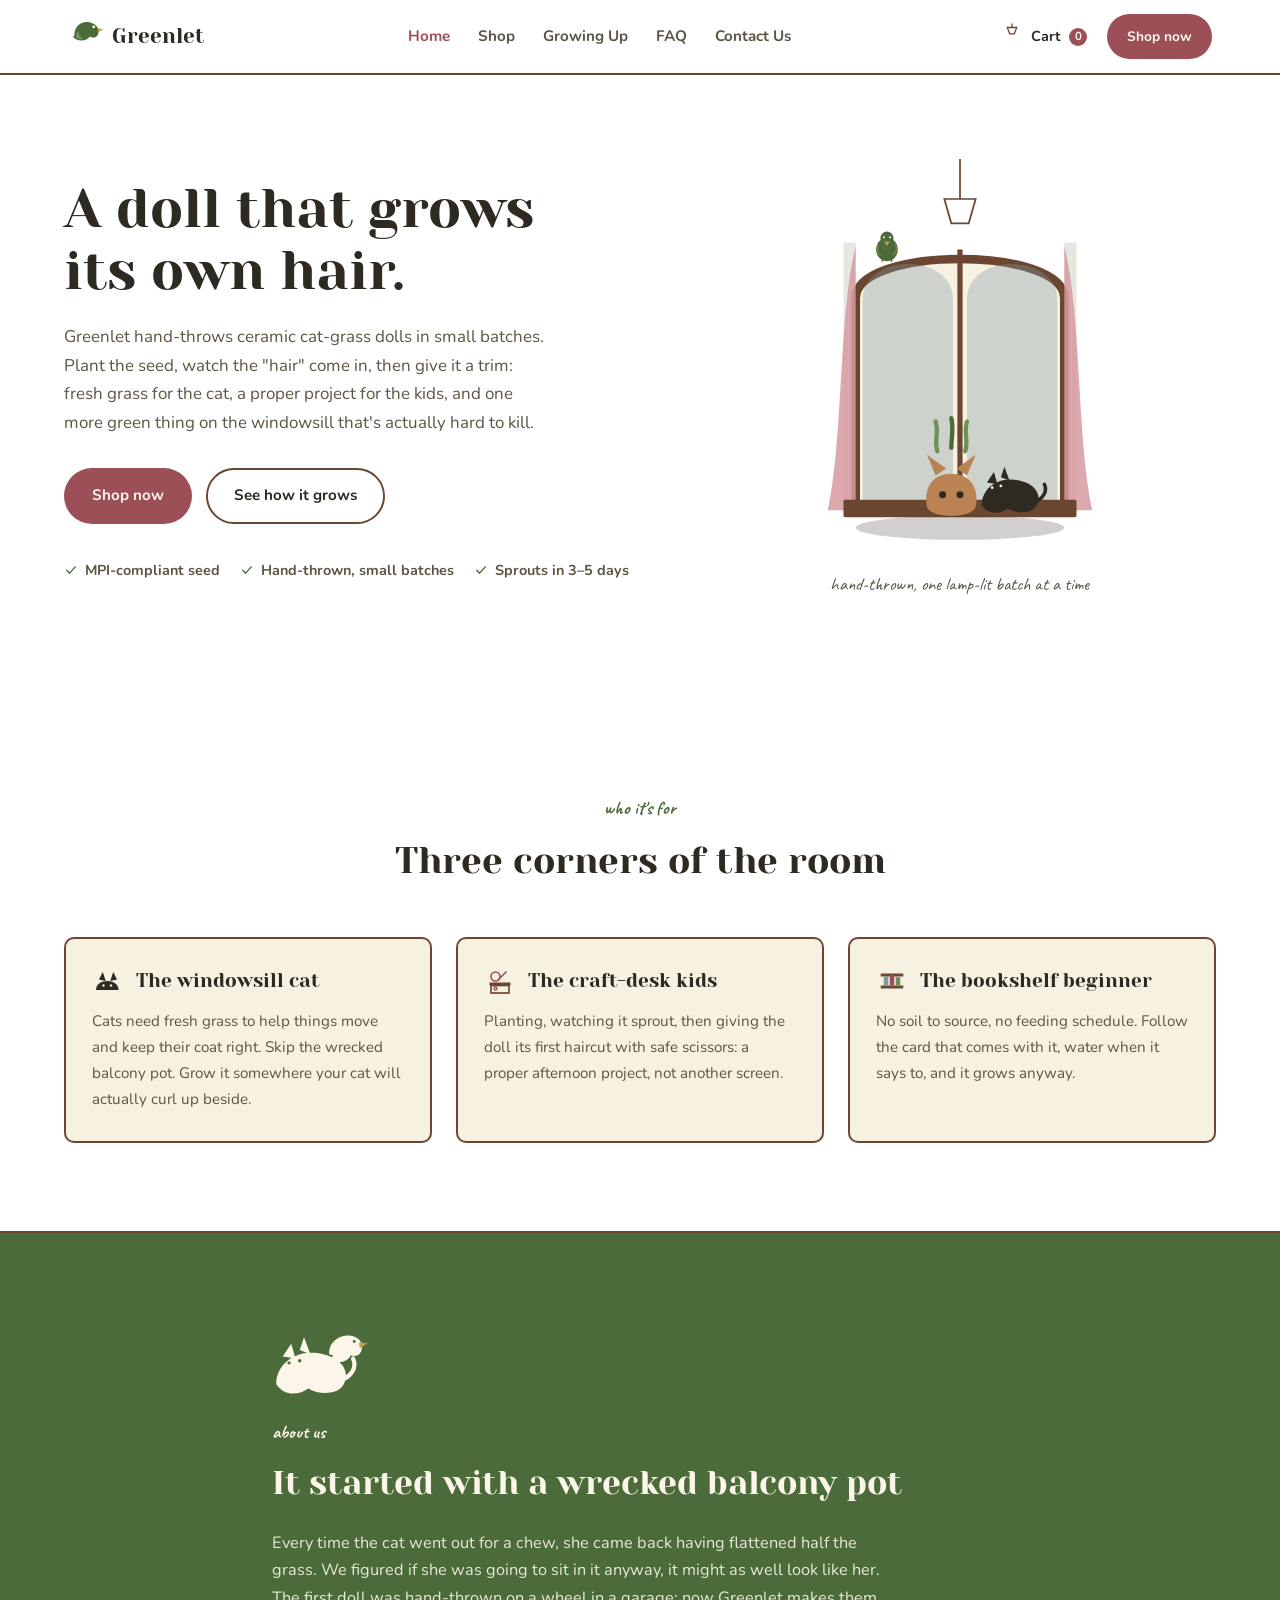
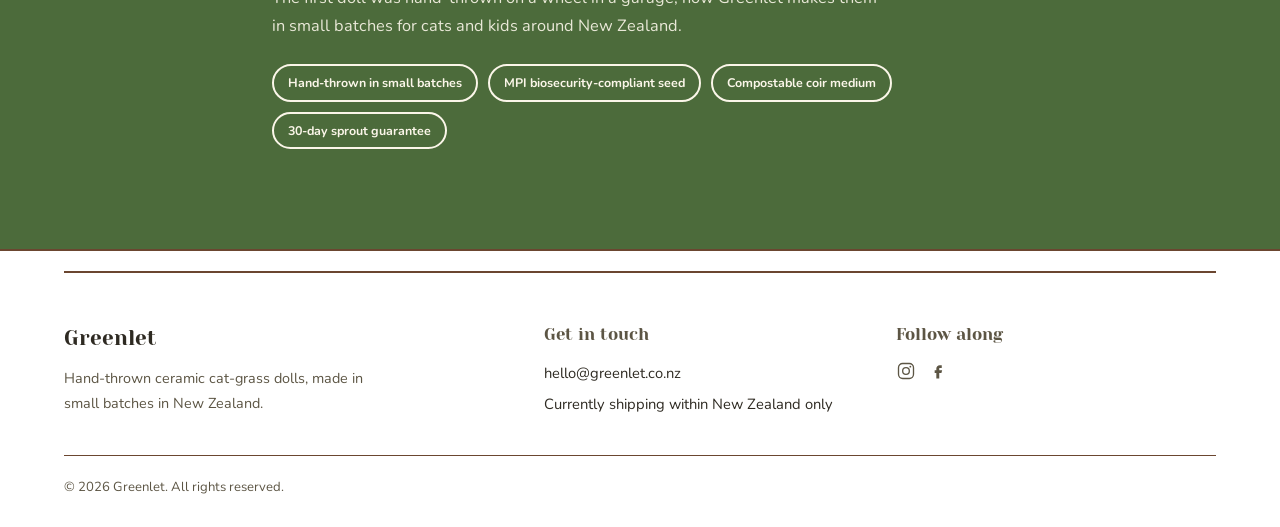
<file: index.html>
<!doctype html>
<html lang="en-NZ">
<head>
<meta charset="UTF-8">
<meta name="viewport" content="width=device-width, initial-scale=1.0">
<!-- Google tag (gtag.js) -->
<script async src="https://www.googletagmanager.com/gtag/js?id=G-EE0XNBFDJE"></script>
<script>
  window.dataLayer = window.dataLayer || [];
  function gtag(){dataLayer.push(arguments);}
  gtag('js', new Date());

  gtag('config', 'G-EE0XNBFDJE');
</script>
<title>Greenlet | Cat Grass Dolls, NZ</title>
<meta name="description" content="Greenlet: hand-thrown ceramic cat-grass dolls, made in small batches in New Zealand. Plant it, watch it grow, give it a trim.">
<link rel="preconnect" href="https://fonts.googleapis.com">
<link rel="preconnect" href="https://fonts.gstatic.com" crossorigin>
<link href="https://fonts.googleapis.com/css2?family=Caveat:wght@600;700&family=Nunito:wght@400;600;700;800&family=Yeseva+One&display=swap" rel="stylesheet">
<link rel="stylesheet" href="css/style.css">
</head>
<body>

<a class="skip-link" href="#main">Skip to main content</a>

<header class="site-header">
  <div class="wrap header-row">
    <a class="logo" href="#top">
      <span class="logo-mark" aria-hidden="true">
        <svg viewBox="0 0 28 28" width="36" height="36">
          <path d="M5 16 C5 9 11 5 17 6.5 C22.5 8 25.5 12.5 23 16.5 C21.8 18.5 19 19 17 17.5 C14.5 21.5 7 22 3.5 17.5 C4.3 18 5 17.2 5 16Z" fill="var(--sage-dark)"/>
          <path d="M23.5 11 L27.5 12 L23.5 14.2Z" fill="var(--gold)"/>
          <circle cx="20" cy="10" r="1.1" fill="var(--wall-cream)"/>
          <path d="M7 14.5 C5 17.5 7 20.5 12 19.5 C9 17.5 8 16 9 13.5Z" fill="var(--sage)"/>
        </svg>
      </span>
      <span class="logo-text">Greenlet</span>
    </a>

    <nav class="main-nav" id="mainNav" aria-label="Main">
      <a href="index.html#top" aria-current="page">Home</a>
      <a href="shop.html">Shop</a>
      <a href="growing-up.html">Growing Up</a>
      <a href="faq.html">FAQ</a>
      <a href="contact.html">Contact Us</a>
    </nav>

    <div class="header-actions">
      <button class="cart-btn" id="cartToggle" aria-haspopup="true" aria-controls="cartPanel" aria-expanded="false">
        <span class="lamp-icon" id="headerFlag" aria-hidden="true">
          <svg viewBox="0 0 28 28" width="22" height="22">
            <path d="M14 2 L14 7" stroke="var(--wood-line)" stroke-width="1.6"/>
            <path d="M8 7 H20 L17 15 H11 Z" fill="none" stroke="var(--wood-line)" stroke-width="1.6"/>
            <path class="lamp-off" d="M9 7.5 H19 L16.3 14.5 H11.7 Z" fill="none"/>
            <path class="lamp-glow" d="M9 7.5 H19 L16.3 14.5 H11.7 Z" fill="var(--gold)"/>
          </svg>
        </span>
        <span>Cart</span>
        <span class="cart-count" id="cartCount">0</span>
      </button>
      <a class="btn btn-primary btn-small" href="shop.html">Shop now</a>
      <button class="nav-toggle" id="navToggle" aria-expanded="false" aria-controls="mainNav" aria-label="Open menu">
        <svg width="20" height="20" viewBox="0 0 24 24" fill="none"><path d="M4 7h16M4 12h16M4 17h16" stroke="currentColor" stroke-width="2" stroke-linecap="round"/></svg>
      </button>
    </div>
  </div>
</header>

<main id="main">

  <!-- HERO: the window nook -->
  <section class="hero" id="top">
    <div class="wrap hero-row">
      <div class="hero-copy">
        <h1>A doll that grows<br>its own hair.</h1>
        <p class="lede">Greenlet hand-throws ceramic cat-grass dolls in small batches. Plant the seed, watch the "hair" come in, then give it a trim: fresh grass for the cat, a proper project for the kids, and one more green thing on the windowsill that's actually hard to kill.</p>
        <div class="hero-cta">
          <a class="btn btn-primary" href="shop.html">Shop now</a>
          <a class="btn btn-ghost" href="growing-up.html">See how it grows</a>
        </div>
        <ul class="trust-strip">
          <li><svg viewBox="0 0 20 20" width="14" height="14" aria-hidden="true"><path d="M4 10.5l4 4 8-9" fill="none" stroke="currentColor" stroke-width="2" stroke-linecap="round" stroke-linejoin="round"/></svg>MPI-compliant seed</li>
          <li><svg viewBox="0 0 20 20" width="14" height="14" aria-hidden="true"><path d="M4 10.5l4 4 8-9" fill="none" stroke="currentColor" stroke-width="2" stroke-linecap="round" stroke-linejoin="round"/></svg>Hand-thrown, small batches</li>
          <li><svg viewBox="0 0 20 20" width="14" height="14" aria-hidden="true"><path d="M4 10.5l4 4 8-9" fill="none" stroke="currentColor" stroke-width="2" stroke-linecap="round" stroke-linejoin="round"/></svg>Sprouts in 3&ndash;5 days</li>
        </ul>
      </div>

      <div class="hero-art" aria-hidden="true">
        <svg viewBox="0 0 460 460" class="window-svg">
          <!-- wallpaper: just a whisper of stripe behind the window, not a full page fill -->
          <g opacity="0.2">
            <rect x="96" y="96" width="14" height="310" fill="var(--wall-sage)"/>
            <rect x="350" y="96" width="14" height="310" fill="var(--wall-sage)"/>
          </g>
          <!-- hanging lamp -->
          <line x1="230" y1="0" x2="230" y2="46" stroke="var(--wood-line)" stroke-width="2"/>
          <g class="hero-lamp">
            <path d="M212 46 H248 L240 74 H220 Z" fill="none" stroke="var(--wood-line)" stroke-width="2"/>
            <path class="lamp-off" d="M214 47.5 H246 L239 72.5 H221 Z" fill="none"/>
            <path class="lamp-glow" d="M214 47.5 H246 L239 72.5 H221 Z" fill="var(--gold)" opacity="0.9"/>
          </g>
          <!-- arched window frame -->
          <path d="M110 400 L110 160 C110 100 350 100 350 160 L350 400 Z" fill="var(--paper)" stroke="var(--wood)" stroke-width="10"/>
          <path d="M110 400 L110 160 C110 100 350 100 350 160 L350 400 Z" fill="none" stroke="var(--wood-line)" stroke-width="2" opacity="0.4"/>
          <line x1="230" y1="104" x2="230" y2="400" stroke="var(--wood)" stroke-width="6"/>
          <!-- sky through glass -->
          <path d="M118 400 L118 162 C118 108 222 106 222 162 L222 400 Z" fill="var(--slate)" opacity="0.35"/>
          <path d="M238 400 L238 162 C238 106 342 108 342 162 L342 400 Z" fill="var(--slate)" opacity="0.35"/>
          <!-- curtains -->
          <path d="M110 100 C90 180 96 320 78 404 L110 404 L110 100 Z" fill="var(--blush)" opacity="0.85"/>
          <path d="M350 100 C370 180 364 320 382 404 L350 404 L350 100 Z" fill="var(--blush)" opacity="0.85"/>
          <!-- sill -->
          <rect x="96" y="392" width="268" height="20" rx="2" fill="var(--wood)"/>
          <ellipse cx="230" cy="424" rx="120" ry="14" fill="var(--shadow)"/>
          <!-- doll on the sill: pot is static, the "hair" cycles through the growth story -->
          <g transform="translate(170,300)">
            <path d="M50 62C74 62 82 82 78 100C74 114 26 114 22 100C18 82 26 62 50 62Z" fill="var(--clay)"/>
            <path d="M32 64 L22 40 L44 56Z" fill="var(--clay)"/>
            <path d="M68 64 L78 40 L56 56Z" fill="var(--clay)"/>
            <g class="grass-scene" data-caption="Day 0 &mdash; the seed goes in">
              <circle cx="34" cy="36" r="2" fill="var(--sage-dark)" opacity="0.55"/>
              <circle cx="50" cy="35" r="2" fill="var(--sage-dark)" opacity="0.55"/>
              <circle cx="66" cy="36" r="2" fill="var(--sage-dark)" opacity="0.55"/>
            </g>
            <g class="grass-scene" data-caption="Day 4 &mdash; the first sprouts">
              <path d="M34 36 C33 30 35 26 33 20" stroke="var(--sage)" stroke-width="5" fill="none" stroke-linecap="round"/>
              <path d="M50 35 C50 29 51 25 50 19" stroke="var(--sage-dark)" stroke-width="5" fill="none" stroke-linecap="round"/>
              <path d="M66 36 C67 30 65 26 67 20" stroke="var(--sage)" stroke-width="5" fill="none" stroke-linecap="round"/>
            </g>
            <g class="grass-scene is-active" data-caption="hand-thrown, one lamp-lit batch at a time">
              <path d="M34 36 C30 24 36 14 32 2" stroke="var(--sage)" stroke-width="5" fill="none" stroke-linecap="round"/>
              <path d="M50 32 C50 20 53 10 50 -2" stroke="var(--sage-dark)" stroke-width="5" fill="none" stroke-linecap="round"/>
              <path d="M66 36 C70 24 64 14 68 2" stroke="var(--sage)" stroke-width="5" fill="none" stroke-linecap="round"/>
            </g>
            <circle cx="40" cy="86" r="4" fill="var(--ink)"/>
            <circle cx="60" cy="86" r="4" fill="var(--ink)"/>
          </g>
          <!-- black cat curled on the sill -->
          <g transform="translate(255,368)">
            <path d="M0 30 C0 10 20 -4 44 2 C64 6 70 22 62 32 C56 40 40 40 30 34 C22 40 8 42 0 30Z" fill="var(--cat-black)"/>
            <path d="M6 4 L14 -8 L18 6Z" fill="var(--cat-black)"/>
            <path d="M22 -2 L26 -14 L32 2Z" fill="var(--cat-black)"/>
            <circle cx="12" cy="10" r="1.6" fill="var(--paper)"/>
            <circle cx="22" cy="8" r="1.6" fill="var(--paper)"/>
            <path d="M60 26 C70 24 76 14 72 6" stroke="var(--cat-black)" stroke-width="4" fill="none" stroke-linecap="round"/>
          </g>
          <!-- green bird, standing front-on on top of the window frame, wings folded -->
          <g transform="translate(126,84)">
            <line x1="15" y1="27" x2="14.5" y2="34" stroke="var(--wood-line)" stroke-width="1.6"/>
            <line x1="25" y1="27" x2="25.5" y2="34" stroke="var(--wood-line)" stroke-width="1.6"/>
            <ellipse cx="20" cy="20" rx="12.5" ry="13.5" fill="var(--sage-dark)"/>
            <path d="M10 14 C8.5 18 9 23 12.5 26.5" stroke="var(--sage)" stroke-width="1.3" fill="none" stroke-linecap="round"/>
            <path d="M30 14 C31.5 18 31 23 27.5 26.5" stroke="var(--sage)" stroke-width="1.3" fill="none" stroke-linecap="round"/>
            <circle cx="20" cy="7" r="7.5" fill="var(--sage-dark)"/>
            <path d="M16.5 11 L23.5 11 L20 16Z" fill="var(--gold)"/>
            <circle cx="16.5" cy="6" r="1.2" fill="var(--paper)"/>
            <circle cx="23.5" cy="6" r="1.2" fill="var(--paper)"/>
          </g>
        </svg>
        <p class="hero-caption" id="heroCaption">hand-thrown, one lamp-lit batch at a time</p>
      </div>
    </div>
  </section>

  <!-- CORNERS OF THE ROOM (audience) -->
  <section class="audience">
    <div class="wrap">
      <p class="eyebrow center">who it's for</p>
      <h2 class="center">Three corners of the room</h2>

      <div class="audience-grid">
        <article class="audience-card">
          <div class="a-head">
            <div class="a-icon">
              <svg viewBox="0 0 40 40" width="30" height="30"><path d="M4 32 C4 16 34 16 34 32Z" fill="var(--cat-black)"/><path d="M8 18 L13 8 L17 20Z" fill="var(--cat-black)"/><path d="M23 20 L27 8 L32 18Z" fill="var(--cat-black)"/><circle cx="14" cy="26" r="1.6" fill="var(--paper)"/><circle cx="24" cy="26" r="1.6" fill="var(--paper)"/></svg>
            </div>
            <h3>The windowsill cat</h3>
          </div>
          <p>Cats need fresh grass to help things move and keep their coat right. Skip the wrecked balcony pot. Grow it somewhere your cat will actually curl up beside.</p>
        </article>

        <article class="audience-card">
          <div class="a-head">
            <div class="a-icon">
              <svg viewBox="0 0 40 40" width="30" height="30"><rect x="6" y="22" width="28" height="4" fill="var(--wood)"/><rect x="8" y="26" width="24" height="10" fill="none" stroke="var(--wood)" stroke-width="2.2"/><circle cx="14" cy="14" r="6" fill="none" stroke="var(--rose)" stroke-width="2.2"/><circle cx="14" cy="30" r="2" fill="none" stroke="var(--rose)" stroke-width="1.8"/><path d="M18 18 L28 8" stroke="var(--rose)" stroke-width="2.2" stroke-linecap="round"/></svg>
            </div>
            <h3>The craft-desk kids</h3>
          </div>
          <p>Planting, watching it sprout, then giving the doll its first haircut with safe scissors: a proper afternoon project, not another screen.</p>
        </article>

        <article class="audience-card">
          <div class="a-head">
            <div class="a-icon">
              <svg viewBox="0 0 40 40" width="30" height="30"><rect x="5" y="10" width="30" height="4" fill="var(--wood)"/><rect x="5" y="26" width="30" height="4" fill="var(--wood)"/><rect x="9" y="14" width="6" height="12" fill="var(--slate)"/><rect x="17" y="12" width="6" height="14" fill="var(--rose)"/><rect x="25" y="15" width="6" height="11" fill="var(--sage)"/></svg>
            </div>
            <h3>The bookshelf beginner</h3>
          </div>
          <p>No soil to source, no feeding schedule. Follow the card that comes with it, water when it says to, and it grows anyway.</p>
        </article>
      </div>
    </div>
  </section>

  <!-- STORY -->
  <section class="story" id="story">
    <div class="wrap story-row">
      <div class="story-mascots" aria-hidden="true">
        <svg viewBox="0 0 120 70" class="mascot-svg">
          <!-- cat -->
          <g transform="translate(4,18)">
            <path d="M0 30 C0 10 20 -4 44 2 C64 6 70 22 62 32 C56 40 40 40 30 34 C22 40 8 42 0 30Z" fill="var(--on-accent)"/>
            <path d="M6 4 L14 -8 L18 6Z" fill="var(--on-accent)"/>
            <path d="M22 -2 L26 -14 L32 2Z" fill="var(--on-accent)"/>
            <circle cx="12" cy="10" r="1.6" fill="var(--sage-dark)"/>
            <circle cx="22" cy="8" r="1.6" fill="var(--sage-dark)"/>
            <path d="M60 26 C70 24 76 14 72 6" stroke="var(--on-accent)" stroke-width="4" fill="none" stroke-linecap="round"/>
          </g>
          <!-- bird, perched on the cat's back, the two mascots together -->
          <g transform="translate(52,4) rotate(-6)">
            <path d="M0 16 C0 6 10 -1 20 0.5 C29 2 34 9 30 16.5 C28 20.5 23 21 20 19 C17 25 6 26.5 0 20.5 C1.5 21 3 19.5 3.5 17.5Z" fill="var(--on-accent)"/>
            <path d="M29 8 L37 9.5 L29 13.5Z" fill="var(--gold)"/>
            <circle cx="24.5" cy="6.5" r="1.4" fill="var(--sage-dark)"/>
            <path d="M4 15 C1 20 4 25 12 23.5 C7 20.5 5.5 18 7 14.5Z" fill="var(--on-accent)" opacity="0.7"/>
          </g>
        </svg>
      </div>
      <div class="story-copy">
        <p class="eyebrow">about us</p>
        <h2>It started with a wrecked balcony pot</h2>
        <p>Every time the cat went out for a chew, she came back having flattened half the grass. We figured if she was going to sit in it anyway, it might as well look like her. The first doll was hand-thrown on a wheel in a garage; now Greenlet makes them in small batches for cats and kids around New Zealand.</p>
        <ul class="fact-row">
          <li>Hand-thrown in small batches</li>
          <li>MPI biosecurity-compliant seed</li>
          <li>Compostable coir medium</li>
          <li>30-day sprout guarantee</li>
        </ul>
      </div>
    </div>
  </section>

</main>

<footer class="site-footer">
  <div class="wrap footer-row">
    <div class="footer-brand">
      <span class="logo-text">Greenlet</span>
      <p>Hand-thrown ceramic cat-grass dolls, made in small batches in New Zealand.</p>
    </div>
    <div class="footer-col">
      <h3>Get in touch</h3>
      <p><a href="mailto:hello@greenlet.co.nz">hello@greenlet.co.nz</a></p>
      <p>Currently shipping within New Zealand only</p>
    </div>
    <div class="footer-col">
      <h3>Follow along</h3>
      <div class="social-row">
        <a href="#" aria-label="Instagram"><svg width="20" height="20" viewBox="0 0 24 24" fill="none"><rect x="3" y="3" width="18" height="18" rx="5" stroke="currentColor" stroke-width="1.6"/><circle cx="12" cy="12" r="4" stroke="currentColor" stroke-width="1.6"/><circle cx="17.2" cy="6.8" r="1.1" fill="currentColor"/></svg></a>
        <a href="#" aria-label="Facebook"><svg width="20" height="20" viewBox="0 0 24 24" fill="none"><path d="M14 8.5h2.5V5H14c-2.2 0-4 1.8-4 4v2H8v3.5h2V21h3.5v-6.5h2.6L17 11H13.5V9c0-.3.2-.5.5-.5Z" fill="currentColor"/></svg></a>
      </div>
    </div>
  </div>
  <div class="wrap">
    <p class="copyright">&copy; 2026 Greenlet. All rights reserved.</p>
  </div>
</footer>

<!-- CART PANEL -->
<div class="cart-overlay" id="cartOverlay"></div>
<aside class="cart-panel" id="cartPanel" aria-hidden="true">
  <div class="cart-head">
    <h3>Your cart</h3>
    <button class="cart-close" id="cartClose" aria-label="Close cart">
      <svg width="18" height="18" viewBox="0 0 24 24"><path d="M5 5l14 14M19 5L5 19" stroke="currentColor" stroke-width="2" stroke-linecap="round"/></svg>
    </button>
  </div>
  <div class="cart-items" id="cartItems">
    <p class="cart-empty" id="cartEmpty">The lamp's still unlit. Your cart is empty.</p>
  </div>
  <div class="cart-foot">
    <div class="cart-subtotal">
      <span>Subtotal</span>
      <span id="cartSubtotal">$0 NZD</span>
    </div>
    <button class="btn btn-primary btn-full" id="checkoutBtn">Proceed to checkout</button>
    <p class="checkout-note" id="checkoutNote" role="status" aria-live="polite"></p>
  </div>
</aside>

<div class="toast" id="toast" role="status" aria-live="polite"></div>

<script src="js/main.js"></script>
</body>
</html>
</file>
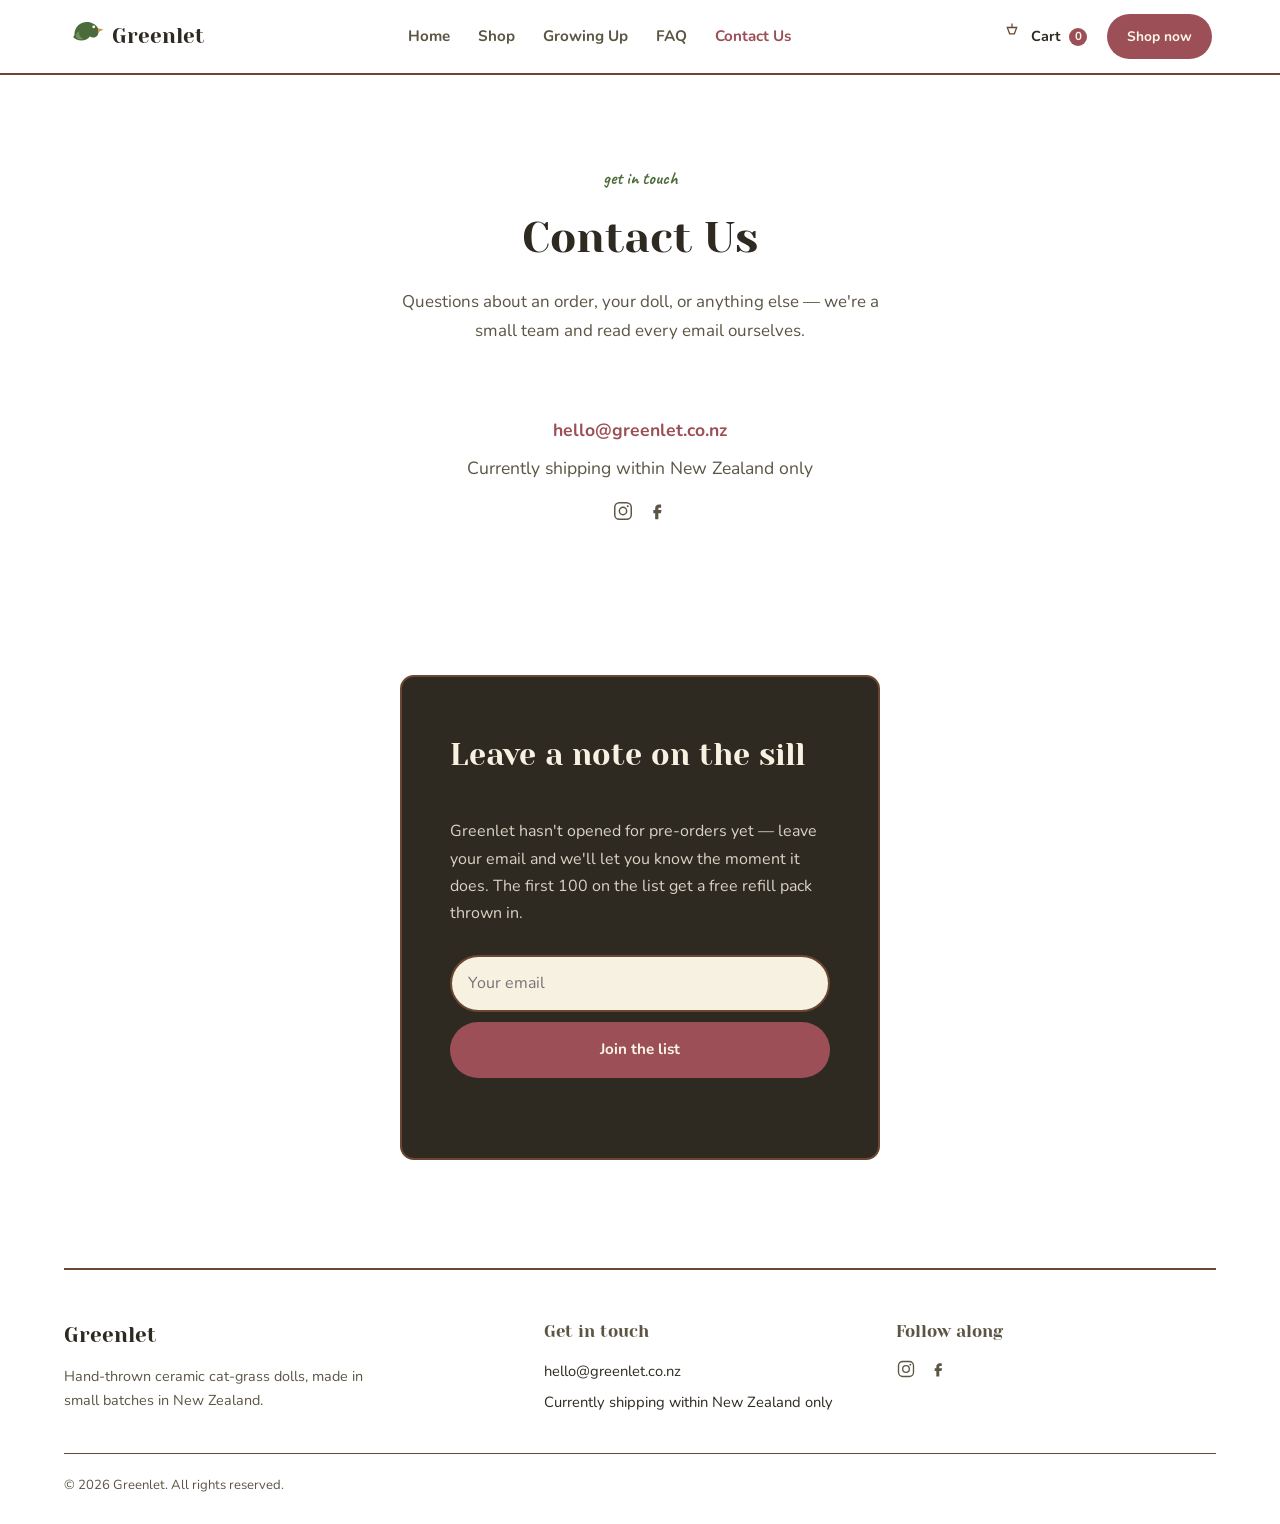
<file: contact.html>
<!doctype html>
<html lang="en-NZ">
<head>
<meta charset="UTF-8">
<meta name="viewport" content="width=device-width, initial-scale=1.0">
<!-- Google tag (gtag.js) -->
<script async src="https://www.googletagmanager.com/gtag/js?id=G-EE0XNBFDJE"></script>
<script>
  window.dataLayer = window.dataLayer || [];
  function gtag(){dataLayer.push(arguments);}
  gtag('js', new Date());

  gtag('config', 'G-EE0XNBFDJE');
</script>
<title>Contact Us | Greenlet</title>
<meta name="description" content="Get in touch with Greenlet, or leave your email and we'll let you know the moment pre-orders open.">
<link rel="preconnect" href="https://fonts.googleapis.com">
<link rel="preconnect" href="https://fonts.gstatic.com" crossorigin>
<link href="https://fonts.googleapis.com/css2?family=Caveat:wght@600;700&family=Nunito:wght@400;600;700;800&family=Yeseva+One&display=swap" rel="stylesheet">
<link rel="stylesheet" href="css/style.css">
</head>
<body>

<a class="skip-link" href="#main">Skip to main content</a>

<header class="site-header">
  <div class="wrap header-row">
    <a class="logo" href="index.html#top">
      <span class="logo-mark" aria-hidden="true">
        <svg viewBox="0 0 28 28" width="36" height="36">
          <path d="M5 16 C5 9 11 5 17 6.5 C22.5 8 25.5 12.5 23 16.5 C21.8 18.5 19 19 17 17.5 C14.5 21.5 7 22 3.5 17.5 C4.3 18 5 17.2 5 16Z" fill="var(--sage-dark)"/>
          <path d="M23.5 11 L27.5 12 L23.5 14.2Z" fill="var(--gold)"/>
          <circle cx="20" cy="10" r="1.1" fill="var(--wall-cream)"/>
          <path d="M7 14.5 C5 17.5 7 20.5 12 19.5 C9 17.5 8 16 9 13.5Z" fill="var(--sage)"/>
        </svg>
      </span>
      <span class="logo-text">Greenlet</span>
    </a>

    <nav class="main-nav" id="mainNav" aria-label="Main">
      <a href="index.html#top">Home</a>
      <a href="shop.html">Shop</a>
      <a href="growing-up.html">Growing Up</a>
      <a href="faq.html">FAQ</a>
      <a href="contact.html" aria-current="page">Contact Us</a>
    </nav>

    <div class="header-actions">
      <button class="cart-btn" id="cartToggle" aria-haspopup="true" aria-controls="cartPanel" aria-expanded="false">
        <span class="lamp-icon" id="headerFlag" aria-hidden="true">
          <svg viewBox="0 0 28 28" width="22" height="22">
            <path d="M14 2 L14 7" stroke="var(--wood-line)" stroke-width="1.6"/>
            <path d="M8 7 H20 L17 15 H11 Z" fill="none" stroke="var(--wood-line)" stroke-width="1.6"/>
            <path class="lamp-off" d="M9 7.5 H19 L16.3 14.5 H11.7 Z" fill="none"/>
            <path class="lamp-glow" d="M9 7.5 H19 L16.3 14.5 H11.7 Z" fill="var(--gold)"/>
          </svg>
        </span>
        <span>Cart</span>
        <span class="cart-count" id="cartCount">0</span>
      </button>
      <a class="btn btn-primary btn-small" href="shop.html">Shop now</a>
      <button class="nav-toggle" id="navToggle" aria-expanded="false" aria-controls="mainNav" aria-label="Open menu">
        <svg width="20" height="20" viewBox="0 0 24 24" fill="none"><path d="M4 7h16M4 12h16M4 17h16" stroke="currentColor" stroke-width="2" stroke-linecap="round"/></svg>
      </button>
    </div>
  </div>
</header>

<main id="main">

  <section class="page-hero">
    <div class="wrap">
      <p class="eyebrow center">get in touch</p>
      <h1>Contact Us</h1>
      <p class="lede">Questions about an order, your doll, or anything else &mdash; we're a small team and read every email ourselves.</p>
    </div>
  </section>

  <section class="contact-info">
    <div class="wrap">
      <div class="contact-details">
        <p><a href="mailto:hello@greenlet.co.nz">hello@greenlet.co.nz</a></p>
        <p>Currently shipping within New Zealand only</p>
        <div class="social-row">
          <a href="#" aria-label="Instagram"><svg width="22" height="22" viewBox="0 0 24 24" fill="none"><rect x="3" y="3" width="18" height="18" rx="5" stroke="currentColor" stroke-width="1.6"/><circle cx="12" cy="12" r="4" stroke="currentColor" stroke-width="1.6"/><circle cx="17.2" cy="6.8" r="1.1" fill="currentColor"/></svg></a>
          <a href="#" aria-label="Facebook"><svg width="22" height="22" viewBox="0 0 24 24" fill="none"><path d="M14 8.5h2.5V5H14c-2.2 0-4 1.8-4 4v2H8v3.5h2V21h3.5v-6.5h2.6L17 11H13.5V9c0-.3.2-.5.5-.5Z" fill="currentColor"/></svg></a>
        </div>
      </div>
    </div>
  </section>

  <section class="newsletter">
    <div class="wrap newsletter-row newsletter-row-standalone">
      <h2>Leave a note on the sill</h2>
      <p>Greenlet hasn't opened for pre-orders yet &mdash; leave your email and we'll let you know the moment it does. The first 100 on the list get a free refill pack thrown in.</p>
      <form class="newsletter-form" id="newsletterForm">
        <label class="sr-only" for="newsletterEmail">Email</label>
        <input type="email" id="newsletterEmail" name="email" placeholder="Your email" required>
        <button type="submit" class="btn btn-primary">Join the list</button>
      </form>
      <p class="form-note" id="newsletterNote" role="status" aria-live="polite"></p>
    </div>
  </section>

</main>

<footer class="site-footer">
  <div class="wrap footer-row">
    <div class="footer-brand">
      <span class="logo-text">Greenlet</span>
      <p>Hand-thrown ceramic cat-grass dolls, made in small batches in New Zealand.</p>
    </div>
    <div class="footer-col">
      <h3>Get in touch</h3>
      <p><a href="mailto:hello@greenlet.co.nz">hello@greenlet.co.nz</a></p>
      <p>Currently shipping within New Zealand only</p>
    </div>
    <div class="footer-col">
      <h3>Follow along</h3>
      <div class="social-row">
        <a href="#" aria-label="Instagram"><svg width="20" height="20" viewBox="0 0 24 24" fill="none"><rect x="3" y="3" width="18" height="18" rx="5" stroke="currentColor" stroke-width="1.6"/><circle cx="12" cy="12" r="4" stroke="currentColor" stroke-width="1.6"/><circle cx="17.2" cy="6.8" r="1.1" fill="currentColor"/></svg></a>
        <a href="#" aria-label="Facebook"><svg width="20" height="20" viewBox="0 0 24 24" fill="none"><path d="M14 8.5h2.5V5H14c-2.2 0-4 1.8-4 4v2H8v3.5h2V21h3.5v-6.5h2.6L17 11H13.5V9c0-.3.2-.5.5-.5Z" fill="currentColor"/></svg></a>
      </div>
    </div>
  </div>
  <div class="wrap">
    <p class="copyright">&copy; 2026 Greenlet. All rights reserved.</p>
  </div>
</footer>

<!-- CART PANEL -->
<div class="cart-overlay" id="cartOverlay"></div>
<aside class="cart-panel" id="cartPanel" aria-hidden="true">
  <div class="cart-head">
    <h3>Your cart</h3>
    <button class="cart-close" id="cartClose" aria-label="Close cart">
      <svg width="18" height="18" viewBox="0 0 24 24"><path d="M5 5l14 14M19 5L5 19" stroke="currentColor" stroke-width="2" stroke-linecap="round"/></svg>
    </button>
  </div>
  <div class="cart-items" id="cartItems">
    <p class="cart-empty" id="cartEmpty">The lamp's still unlit. Your cart is empty.</p>
  </div>
  <div class="cart-foot">
    <div class="cart-subtotal">
      <span>Subtotal</span>
      <span id="cartSubtotal">$0 NZD</span>
    </div>
    <button class="btn btn-primary btn-full" id="checkoutBtn">Proceed to checkout</button>
    <p class="checkout-note" id="checkoutNote" role="status" aria-live="polite"></p>
  </div>
</aside>

<div class="toast" id="toast" role="status" aria-live="polite"></div>

<script src="js/main.js"></script>
</body>
</html>
</file>
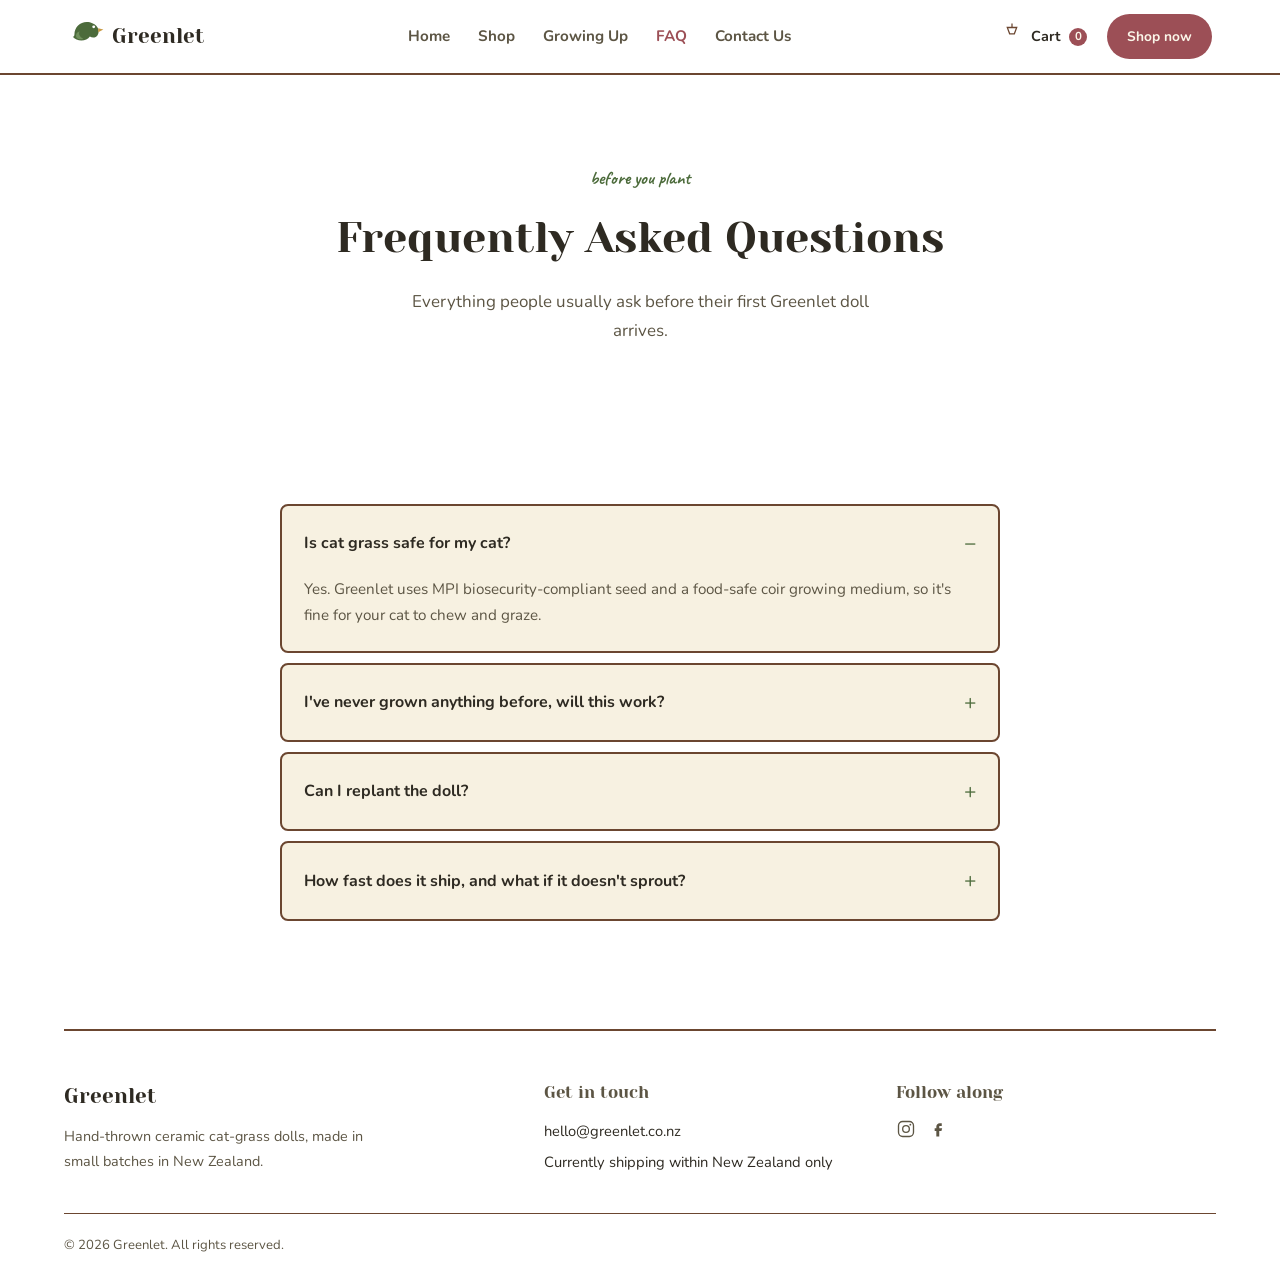
<file: faq.html>
<!doctype html>
<html lang="en-NZ">
<head>
<meta charset="UTF-8">
<meta name="viewport" content="width=device-width, initial-scale=1.0">
<!-- Google tag (gtag.js) -->
<script async src="https://www.googletagmanager.com/gtag/js?id=G-EE0XNBFDJE"></script>
<script>
  window.dataLayer = window.dataLayer || [];
  function gtag(){dataLayer.push(arguments);}
  gtag('js', new Date());

  gtag('config', 'G-EE0XNBFDJE');
</script>
<title>FAQ | Greenlet</title>
<meta name="description" content="Answers to the questions people ask before planting a Greenlet cat-grass doll: safety, growing, replanting, and shipping.">
<link rel="preconnect" href="https://fonts.googleapis.com">
<link rel="preconnect" href="https://fonts.gstatic.com" crossorigin>
<link href="https://fonts.googleapis.com/css2?family=Caveat:wght@600;700&family=Nunito:wght@400;600;700;800&family=Yeseva+One&display=swap" rel="stylesheet">
<link rel="stylesheet" href="css/style.css">
</head>
<body>

<a class="skip-link" href="#main">Skip to main content</a>

<header class="site-header">
  <div class="wrap header-row">
    <a class="logo" href="index.html#top">
      <span class="logo-mark" aria-hidden="true">
        <svg viewBox="0 0 28 28" width="36" height="36">
          <path d="M5 16 C5 9 11 5 17 6.5 C22.5 8 25.5 12.5 23 16.5 C21.8 18.5 19 19 17 17.5 C14.5 21.5 7 22 3.5 17.5 C4.3 18 5 17.2 5 16Z" fill="var(--sage-dark)"/>
          <path d="M23.5 11 L27.5 12 L23.5 14.2Z" fill="var(--gold)"/>
          <circle cx="20" cy="10" r="1.1" fill="var(--wall-cream)"/>
          <path d="M7 14.5 C5 17.5 7 20.5 12 19.5 C9 17.5 8 16 9 13.5Z" fill="var(--sage)"/>
        </svg>
      </span>
      <span class="logo-text">Greenlet</span>
    </a>

    <nav class="main-nav" id="mainNav" aria-label="Main">
      <a href="index.html#top">Home</a>
      <a href="shop.html">Shop</a>
      <a href="growing-up.html">Growing Up</a>
      <a href="faq.html" aria-current="page">FAQ</a>
      <a href="contact.html">Contact Us</a>
    </nav>

    <div class="header-actions">
      <button class="cart-btn" id="cartToggle" aria-haspopup="true" aria-controls="cartPanel" aria-expanded="false">
        <span class="lamp-icon" id="headerFlag" aria-hidden="true">
          <svg viewBox="0 0 28 28" width="22" height="22">
            <path d="M14 2 L14 7" stroke="var(--wood-line)" stroke-width="1.6"/>
            <path d="M8 7 H20 L17 15 H11 Z" fill="none" stroke="var(--wood-line)" stroke-width="1.6"/>
            <path class="lamp-off" d="M9 7.5 H19 L16.3 14.5 H11.7 Z" fill="none"/>
            <path class="lamp-glow" d="M9 7.5 H19 L16.3 14.5 H11.7 Z" fill="var(--gold)"/>
          </svg>
        </span>
        <span>Cart</span>
        <span class="cart-count" id="cartCount">0</span>
      </button>
      <a class="btn btn-primary btn-small" href="shop.html">Shop now</a>
      <button class="nav-toggle" id="navToggle" aria-expanded="false" aria-controls="mainNav" aria-label="Open menu">
        <svg width="20" height="20" viewBox="0 0 24 24" fill="none"><path d="M4 7h16M4 12h16M4 17h16" stroke="currentColor" stroke-width="2" stroke-linecap="round"/></svg>
      </button>
    </div>
  </div>
</header>

<main id="main">

  <section class="page-hero">
    <div class="wrap">
      <p class="eyebrow center">before you plant</p>
      <h1>Frequently Asked Questions</h1>
      <p class="lede">Everything people usually ask before their first Greenlet doll arrives.</p>
    </div>
  </section>

  <section class="faq">
    <div class="wrap">
      <h2 class="sr-only">Questions and answers</h2>
      <div class="accordion">
        <details class="acc-item" open>
          <summary>Is cat grass safe for my cat?</summary>
          <p>Yes. Greenlet uses MPI biosecurity-compliant seed and a food-safe coir growing medium, so it's fine for your cat to chew and graze.</p>
        </details>
        <details class="acc-item">
          <summary>I've never grown anything before, will this work?</summary>
          <p>Yes. Water it when the included card says to and it'll sprout in 3&ndash;5 days. No soil to buy, no feeding schedule, no green thumb required.</p>
        </details>
        <details class="acc-item">
          <summary>Can I replant the doll?</summary>
          <p>Yes. The ceramic pot is reusable. Grab a refill pack and start the next round whenever the current one's finished.</p>
        </details>
        <details class="acc-item">
          <summary>How fast does it ship, and what if it doesn't sprout?</summary>
          <p>Orders within New Zealand go out within 7 working days. If nothing sprouts within 30 days, we'll send a free replacement pack.</p>
        </details>
      </div>
    </div>
  </section>

</main>

<footer class="site-footer">
  <div class="wrap footer-row">
    <div class="footer-brand">
      <span class="logo-text">Greenlet</span>
      <p>Hand-thrown ceramic cat-grass dolls, made in small batches in New Zealand.</p>
    </div>
    <div class="footer-col">
      <h3>Get in touch</h3>
      <p><a href="mailto:hello@greenlet.co.nz">hello@greenlet.co.nz</a></p>
      <p>Currently shipping within New Zealand only</p>
    </div>
    <div class="footer-col">
      <h3>Follow along</h3>
      <div class="social-row">
        <a href="#" aria-label="Instagram"><svg width="20" height="20" viewBox="0 0 24 24" fill="none"><rect x="3" y="3" width="18" height="18" rx="5" stroke="currentColor" stroke-width="1.6"/><circle cx="12" cy="12" r="4" stroke="currentColor" stroke-width="1.6"/><circle cx="17.2" cy="6.8" r="1.1" fill="currentColor"/></svg></a>
        <a href="#" aria-label="Facebook"><svg width="20" height="20" viewBox="0 0 24 24" fill="none"><path d="M14 8.5h2.5V5H14c-2.2 0-4 1.8-4 4v2H8v3.5h2V21h3.5v-6.5h2.6L17 11H13.5V9c0-.3.2-.5.5-.5Z" fill="currentColor"/></svg></a>
      </div>
    </div>
  </div>
  <div class="wrap">
    <p class="copyright">&copy; 2026 Greenlet. All rights reserved.</p>
  </div>
</footer>

<!-- CART PANEL -->
<div class="cart-overlay" id="cartOverlay"></div>
<aside class="cart-panel" id="cartPanel" aria-hidden="true">
  <div class="cart-head">
    <h3>Your cart</h3>
    <button class="cart-close" id="cartClose" aria-label="Close cart">
      <svg width="18" height="18" viewBox="0 0 24 24"><path d="M5 5l14 14M19 5L5 19" stroke="currentColor" stroke-width="2" stroke-linecap="round"/></svg>
    </button>
  </div>
  <div class="cart-items" id="cartItems">
    <p class="cart-empty" id="cartEmpty">The lamp's still unlit. Your cart is empty.</p>
  </div>
  <div class="cart-foot">
    <div class="cart-subtotal">
      <span>Subtotal</span>
      <span id="cartSubtotal">$0 NZD</span>
    </div>
    <button class="btn btn-primary btn-full" id="checkoutBtn">Proceed to checkout</button>
    <p class="checkout-note" id="checkoutNote" role="status" aria-live="polite"></p>
  </div>
</aside>

<div class="toast" id="toast" role="status" aria-live="polite"></div>

<script src="js/main.js"></script>
</body>
</html>
</file>
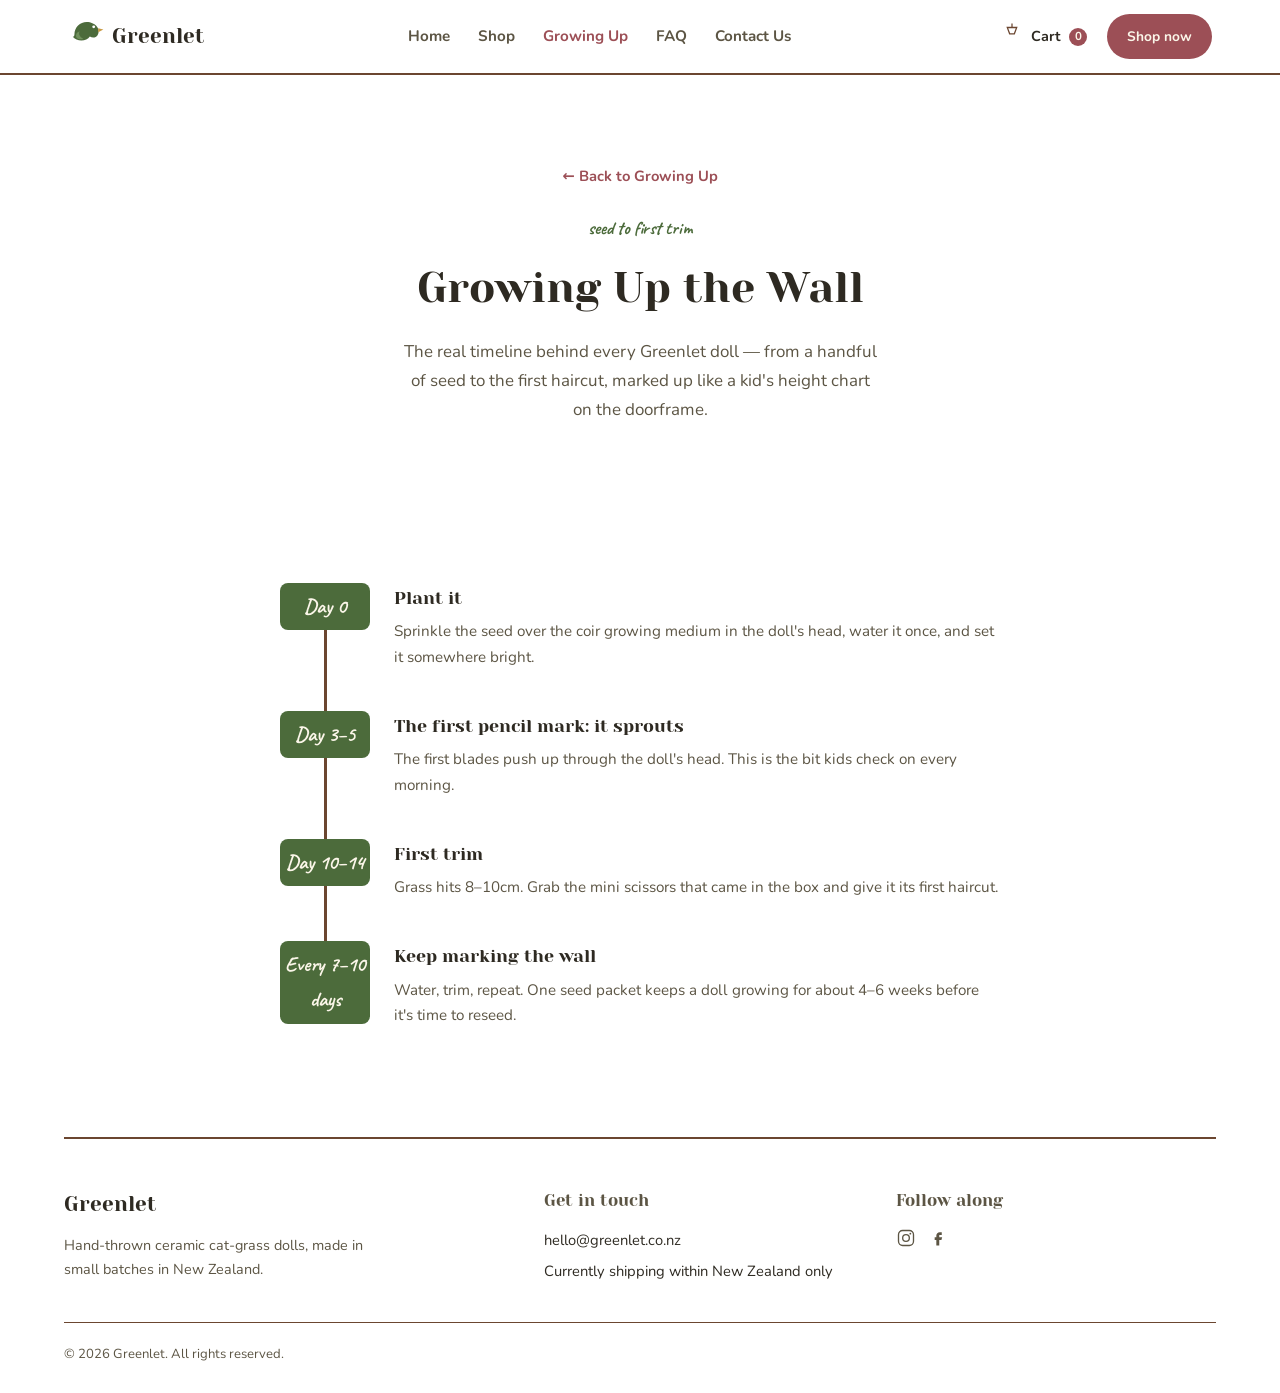
<file: growing-up-the-wall.html>
<!doctype html>
<html lang="en-NZ">
<head>
<meta charset="UTF-8">
<meta name="viewport" content="width=device-width, initial-scale=1.0">
<!-- Google tag (gtag.js) -->
<script async src="https://www.googletagmanager.com/gtag/js?id=G-EE0XNBFDJE"></script>
<script>
  window.dataLayer = window.dataLayer || [];
  function gtag(){dataLayer.push(arguments);}
  gtag('js', new Date());

  gtag('config', 'G-EE0XNBFDJE');
</script>
<title>Growing Up the Wall | Greenlet</title>
<meta name="description" content="From a handful of seed to the first haircut: the real timeline behind every Greenlet doll, stage by stage.">
<link rel="preconnect" href="https://fonts.googleapis.com">
<link rel="preconnect" href="https://fonts.gstatic.com" crossorigin>
<link href="https://fonts.googleapis.com/css2?family=Caveat:wght@600;700&family=Nunito:wght@400;600;700;800&family=Yeseva+One&display=swap" rel="stylesheet">
<link rel="stylesheet" href="css/style.css">
</head>
<body>

<a class="skip-link" href="#main">Skip to main content</a>

<header class="site-header">
  <div class="wrap header-row">
    <a class="logo" href="index.html#top">
      <span class="logo-mark" aria-hidden="true">
        <svg viewBox="0 0 28 28" width="36" height="36">
          <path d="M5 16 C5 9 11 5 17 6.5 C22.5 8 25.5 12.5 23 16.5 C21.8 18.5 19 19 17 17.5 C14.5 21.5 7 22 3.5 17.5 C4.3 18 5 17.2 5 16Z" fill="var(--sage-dark)"/>
          <path d="M23.5 11 L27.5 12 L23.5 14.2Z" fill="var(--gold)"/>
          <circle cx="20" cy="10" r="1.1" fill="var(--wall-cream)"/>
          <path d="M7 14.5 C5 17.5 7 20.5 12 19.5 C9 17.5 8 16 9 13.5Z" fill="var(--sage)"/>
        </svg>
      </span>
      <span class="logo-text">Greenlet</span>
    </a>

    <nav class="main-nav" id="mainNav" aria-label="Main">
      <a href="index.html#top">Home</a>
      <a href="shop.html">Shop</a>
      <a href="growing-up.html" aria-current="page">Growing Up</a>
      <a href="faq.html">FAQ</a>
      <a href="contact.html">Contact Us</a>
    </nav>

    <div class="header-actions">
      <button class="cart-btn" id="cartToggle" aria-haspopup="true" aria-controls="cartPanel" aria-expanded="false">
        <span class="lamp-icon" id="headerFlag" aria-hidden="true">
          <svg viewBox="0 0 28 28" width="22" height="22">
            <path d="M14 2 L14 7" stroke="var(--wood-line)" stroke-width="1.6"/>
            <path d="M8 7 H20 L17 15 H11 Z" fill="none" stroke="var(--wood-line)" stroke-width="1.6"/>
            <path class="lamp-off" d="M9 7.5 H19 L16.3 14.5 H11.7 Z" fill="none"/>
            <path class="lamp-glow" d="M9 7.5 H19 L16.3 14.5 H11.7 Z" fill="var(--gold)"/>
          </svg>
        </span>
        <span>Cart</span>
        <span class="cart-count" id="cartCount">0</span>
      </button>
      <a class="btn btn-primary btn-small" href="shop.html">Shop now</a>
      <button class="nav-toggle" id="navToggle" aria-expanded="false" aria-controls="mainNav" aria-label="Open menu">
        <svg width="20" height="20" viewBox="0 0 24 24" fill="none"><path d="M4 7h16M4 12h16M4 17h16" stroke="currentColor" stroke-width="2" stroke-linecap="round"/></svg>
      </button>
    </div>
  </div>
</header>

<main id="main">

  <section class="page-hero">
    <div class="wrap">
      <a class="journal-back" href="growing-up.html">&larr; Back to Growing Up</a>
      <p class="eyebrow center">seed to first trim</p>
      <h1>Growing Up the Wall</h1>
      <p class="lede">The real timeline behind every Greenlet doll &mdash; from a handful of seed to the first haircut, marked up like a kid's height chart on the doorframe.</p>
    </div>
  </section>

  <section class="route-section">
    <div class="wrap">
      <h2 class="sr-only">The four stages</h2>

      <ol class="route">
        <li class="r-item">
          <span class="r-num">Day 0</span>
          <div class="r-body">
            <h3>Plant it</h3>
            <p>Sprinkle the seed over the coir growing medium in the doll's head, water it once, and set it somewhere bright.</p>
          </div>
        </li>
        <li class="r-item">
          <span class="r-num">Day 3&ndash;5</span>
          <div class="r-body">
            <h3>The first pencil mark: it sprouts</h3>
            <p>The first blades push up through the doll's head. This is the bit kids check on every morning.</p>
          </div>
        </li>
        <li class="r-item">
          <span class="r-num">Day 10&ndash;14</span>
          <div class="r-body">
            <h3>First trim</h3>
            <p>Grass hits 8&ndash;10cm. Grab the mini scissors that came in the box and give it its first haircut.</p>
          </div>
        </li>
        <li class="r-item">
          <span class="r-num">Every 7&ndash;10 days</span>
          <div class="r-body">
            <h3>Keep marking the wall</h3>
            <p>Water, trim, repeat. One seed packet keeps a doll growing for about 4&ndash;6 weeks before it's time to reseed.</p>
          </div>
        </li>
      </ol>
    </div>
  </section>

</main>

<footer class="site-footer">
  <div class="wrap footer-row">
    <div class="footer-brand">
      <span class="logo-text">Greenlet</span>
      <p>Hand-thrown ceramic cat-grass dolls, made in small batches in New Zealand.</p>
    </div>
    <div class="footer-col">
      <h3>Get in touch</h3>
      <p><a href="mailto:hello@greenlet.co.nz">hello@greenlet.co.nz</a></p>
      <p>Currently shipping within New Zealand only</p>
    </div>
    <div class="footer-col">
      <h3>Follow along</h3>
      <div class="social-row">
        <a href="#" aria-label="Instagram"><svg width="20" height="20" viewBox="0 0 24 24" fill="none"><rect x="3" y="3" width="18" height="18" rx="5" stroke="currentColor" stroke-width="1.6"/><circle cx="12" cy="12" r="4" stroke="currentColor" stroke-width="1.6"/><circle cx="17.2" cy="6.8" r="1.1" fill="currentColor"/></svg></a>
        <a href="#" aria-label="Facebook"><svg width="20" height="20" viewBox="0 0 24 24" fill="none"><path d="M14 8.5h2.5V5H14c-2.2 0-4 1.8-4 4v2H8v3.5h2V21h3.5v-6.5h2.6L17 11H13.5V9c0-.3.2-.5.5-.5Z" fill="currentColor"/></svg></a>
      </div>
    </div>
  </div>
  <div class="wrap">
    <p class="copyright">&copy; 2026 Greenlet. All rights reserved.</p>
  </div>
</footer>

<!-- CART PANEL -->
<div class="cart-overlay" id="cartOverlay"></div>
<aside class="cart-panel" id="cartPanel" aria-hidden="true">
  <div class="cart-head">
    <h3>Your cart</h3>
    <button class="cart-close" id="cartClose" aria-label="Close cart">
      <svg width="18" height="18" viewBox="0 0 24 24"><path d="M5 5l14 14M19 5L5 19" stroke="currentColor" stroke-width="2" stroke-linecap="round"/></svg>
    </button>
  </div>
  <div class="cart-items" id="cartItems">
    <p class="cart-empty" id="cartEmpty">The lamp's still unlit. Your cart is empty.</p>
  </div>
  <div class="cart-foot">
    <div class="cart-subtotal">
      <span>Subtotal</span>
      <span id="cartSubtotal">$0 NZD</span>
    </div>
    <button class="btn btn-primary btn-full" id="checkoutBtn">Proceed to checkout</button>
    <p class="checkout-note" id="checkoutNote" role="status" aria-live="polite"></p>
  </div>
</aside>

<div class="toast" id="toast" role="status" aria-live="polite"></div>

<script src="js/main.js"></script>
</body>
</html>
</file>
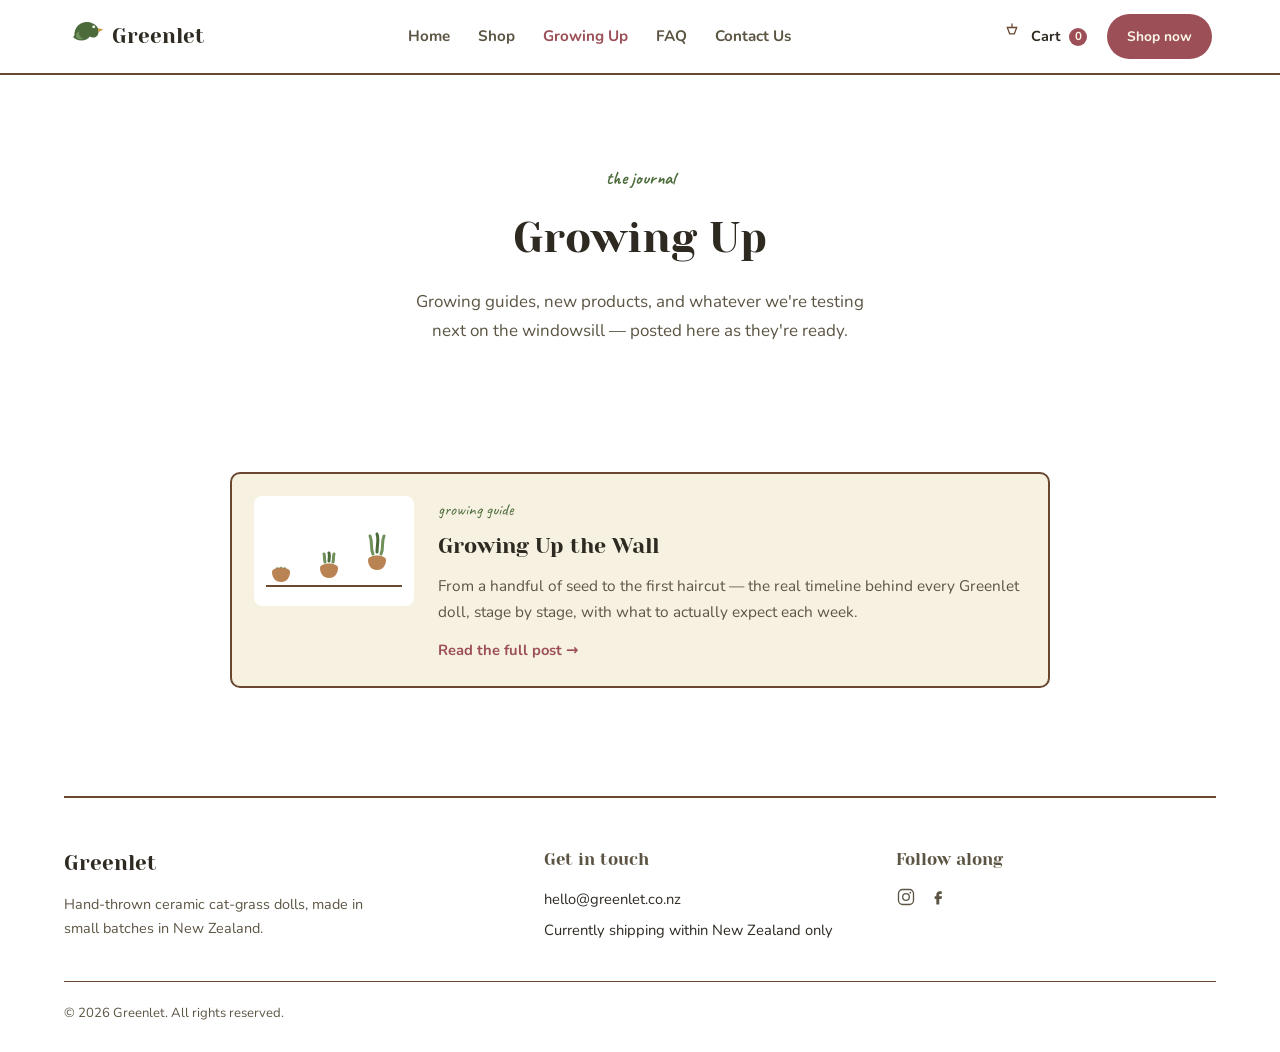
<file: growing-up.html>
<!doctype html>
<html lang="en-NZ">
<head>
<meta charset="UTF-8">
<meta name="viewport" content="width=device-width, initial-scale=1.0">
<!-- Google tag (gtag.js) -->
<script async src="https://www.googletagmanager.com/gtag/js?id=G-EE0XNBFDJE"></script>
<script>
  window.dataLayer = window.dataLayer || [];
  function gtag(){dataLayer.push(arguments);}
  gtag('js', new Date());

  gtag('config', 'G-EE0XNBFDJE');
</script>
<title>Growing Up | Greenlet</title>
<meta name="description" content="Greenlet's journal: growing guides, new products, and what we're testing next.">
<link rel="preconnect" href="https://fonts.googleapis.com">
<link rel="preconnect" href="https://fonts.gstatic.com" crossorigin>
<link href="https://fonts.googleapis.com/css2?family=Caveat:wght@600;700&family=Nunito:wght@400;600;700;800&family=Yeseva+One&display=swap" rel="stylesheet">
<link rel="stylesheet" href="css/style.css">
</head>
<body>

<a class="skip-link" href="#main">Skip to main content</a>

<header class="site-header">
  <div class="wrap header-row">
    <a class="logo" href="index.html#top">
      <span class="logo-mark" aria-hidden="true">
        <svg viewBox="0 0 28 28" width="36" height="36">
          <path d="M5 16 C5 9 11 5 17 6.5 C22.5 8 25.5 12.5 23 16.5 C21.8 18.5 19 19 17 17.5 C14.5 21.5 7 22 3.5 17.5 C4.3 18 5 17.2 5 16Z" fill="var(--sage-dark)"/>
          <path d="M23.5 11 L27.5 12 L23.5 14.2Z" fill="var(--gold)"/>
          <circle cx="20" cy="10" r="1.1" fill="var(--wall-cream)"/>
          <path d="M7 14.5 C5 17.5 7 20.5 12 19.5 C9 17.5 8 16 9 13.5Z" fill="var(--sage)"/>
        </svg>
      </span>
      <span class="logo-text">Greenlet</span>
    </a>

    <nav class="main-nav" id="mainNav" aria-label="Main">
      <a href="index.html#top">Home</a>
      <a href="shop.html">Shop</a>
      <a href="growing-up.html" aria-current="page">Growing Up</a>
      <a href="faq.html">FAQ</a>
      <a href="contact.html">Contact Us</a>
    </nav>

    <div class="header-actions">
      <button class="cart-btn" id="cartToggle" aria-haspopup="true" aria-controls="cartPanel" aria-expanded="false">
        <span class="lamp-icon" id="headerFlag" aria-hidden="true">
          <svg viewBox="0 0 28 28" width="22" height="22">
            <path d="M14 2 L14 7" stroke="var(--wood-line)" stroke-width="1.6"/>
            <path d="M8 7 H20 L17 15 H11 Z" fill="none" stroke="var(--wood-line)" stroke-width="1.6"/>
            <path class="lamp-off" d="M9 7.5 H19 L16.3 14.5 H11.7 Z" fill="none"/>
            <path class="lamp-glow" d="M9 7.5 H19 L16.3 14.5 H11.7 Z" fill="var(--gold)"/>
          </svg>
        </span>
        <span>Cart</span>
        <span class="cart-count" id="cartCount">0</span>
      </button>
      <a class="btn btn-primary btn-small" href="shop.html">Shop now</a>
      <button class="nav-toggle" id="navToggle" aria-expanded="false" aria-controls="mainNav" aria-label="Open menu">
        <svg width="20" height="20" viewBox="0 0 24 24" fill="none"><path d="M4 7h16M4 12h16M4 17h16" stroke="currentColor" stroke-width="2" stroke-linecap="round"/></svg>
      </button>
    </div>
  </div>
</header>

<main id="main">

  <section class="page-hero">
    <div class="wrap">
      <p class="eyebrow center">the journal</p>
      <h1>Growing Up</h1>
      <p class="lede">Growing guides, new products, and whatever we're testing next on the windowsill &mdash; posted here as they're ready.</p>
    </div>
  </section>

  <section class="journal">
    <div class="wrap">
      <h2 class="sr-only">Posts</h2>
      <div class="journal-list">

        <article class="journal-card">
          <div class="journal-thumb-wrap">
            <svg viewBox="0 0 160 110" class="journal-thumb" aria-hidden="true">
              <rect x="0" y="0" width="160" height="110" rx="8" fill="var(--wall-cream)"/>
              <line x1="12" y1="90" x2="148" y2="90" stroke="var(--wood-line)" stroke-width="2"/>
              <g transform="translate(18,66)">
                <path d="M0 10C0 4 18 4 18 10C18 15 15 20 9 20C3 20 0 15 0 10Z" fill="var(--clay)"/>
                <circle cx="5" cy="6" r="1" fill="var(--sage-dark)" opacity="0.5"/>
                <circle cx="9" cy="5.5" r="1" fill="var(--sage-dark)" opacity="0.5"/>
                <circle cx="13" cy="6" r="1" fill="var(--sage-dark)" opacity="0.5"/>
              </g>
              <g transform="translate(66,54)">
                <path d="M0 18C0 12 18 12 18 18C18 23 15 28 9 28C3 28 0 23 0 18Z" fill="var(--clay)"/>
                <path d="M5 12 C4 9 5 7 4 4" stroke="var(--sage)" stroke-width="3" fill="none" stroke-linecap="round"/>
                <path d="M9 11 C9 8 10 6 9 3" stroke="var(--sage-dark)" stroke-width="3" fill="none" stroke-linecap="round"/>
                <path d="M13 12 C14 9 13 7 14 4" stroke="var(--sage)" stroke-width="3" fill="none" stroke-linecap="round"/>
              </g>
              <g transform="translate(114,38)">
                <path d="M0 26C0 20 18 20 18 26C18 31 15 36 9 36C3 36 0 31 0 26Z" fill="var(--clay)"/>
                <path d="M5 20 C2 14 5 9 2 2" stroke="var(--sage)" stroke-width="3" fill="none" stroke-linecap="round"/>
                <path d="M9 18 C9 11 11 6 9 0" stroke="var(--sage-dark)" stroke-width="3" fill="none" stroke-linecap="round"/>
                <path d="M13 20 C16 14 13 9 16 2" stroke="var(--sage)" stroke-width="3" fill="none" stroke-linecap="round"/>
              </g>
            </svg>
          </div>
          <div class="journal-body">
            <span class="journal-tag">growing guide</span>
            <h2><a href="growing-up-the-wall.html">Growing Up the Wall</a></h2>
            <p class="journal-excerpt">From a handful of seed to the first haircut &mdash; the real timeline behind every Greenlet doll, stage by stage, with what to actually expect each week.</p>
            <a class="journal-read" href="growing-up-the-wall.html">Read the full post &rarr;</a>
          </div>
        </article>

      </div>
    </div>
  </section>

</main>

<footer class="site-footer">
  <div class="wrap footer-row">
    <div class="footer-brand">
      <span class="logo-text">Greenlet</span>
      <p>Hand-thrown ceramic cat-grass dolls, made in small batches in New Zealand.</p>
    </div>
    <div class="footer-col">
      <h3>Get in touch</h3>
      <p><a href="mailto:hello@greenlet.co.nz">hello@greenlet.co.nz</a></p>
      <p>Currently shipping within New Zealand only</p>
    </div>
    <div class="footer-col">
      <h3>Follow along</h3>
      <div class="social-row">
        <a href="#" aria-label="Instagram"><svg width="20" height="20" viewBox="0 0 24 24" fill="none"><rect x="3" y="3" width="18" height="18" rx="5" stroke="currentColor" stroke-width="1.6"/><circle cx="12" cy="12" r="4" stroke="currentColor" stroke-width="1.6"/><circle cx="17.2" cy="6.8" r="1.1" fill="currentColor"/></svg></a>
        <a href="#" aria-label="Facebook"><svg width="20" height="20" viewBox="0 0 24 24" fill="none"><path d="M14 8.5h2.5V5H14c-2.2 0-4 1.8-4 4v2H8v3.5h2V21h3.5v-6.5h2.6L17 11H13.5V9c0-.3.2-.5.5-.5Z" fill="currentColor"/></svg></a>
      </div>
    </div>
  </div>
  <div class="wrap">
    <p class="copyright">&copy; 2026 Greenlet. All rights reserved.</p>
  </div>
</footer>

<!-- CART PANEL -->
<div class="cart-overlay" id="cartOverlay"></div>
<aside class="cart-panel" id="cartPanel" aria-hidden="true">
  <div class="cart-head">
    <h3>Your cart</h3>
    <button class="cart-close" id="cartClose" aria-label="Close cart">
      <svg width="18" height="18" viewBox="0 0 24 24"><path d="M5 5l14 14M19 5L5 19" stroke="currentColor" stroke-width="2" stroke-linecap="round"/></svg>
    </button>
  </div>
  <div class="cart-items" id="cartItems">
    <p class="cart-empty" id="cartEmpty">The lamp's still unlit. Your cart is empty.</p>
  </div>
  <div class="cart-foot">
    <div class="cart-subtotal">
      <span>Subtotal</span>
      <span id="cartSubtotal">$0 NZD</span>
    </div>
    <button class="btn btn-primary btn-full" id="checkoutBtn">Proceed to checkout</button>
    <p class="checkout-note" id="checkoutNote" role="status" aria-live="polite"></p>
  </div>
</aside>

<div class="toast" id="toast" role="status" aria-live="polite"></div>

<script src="js/main.js"></script>
</body>
</html>
</file>
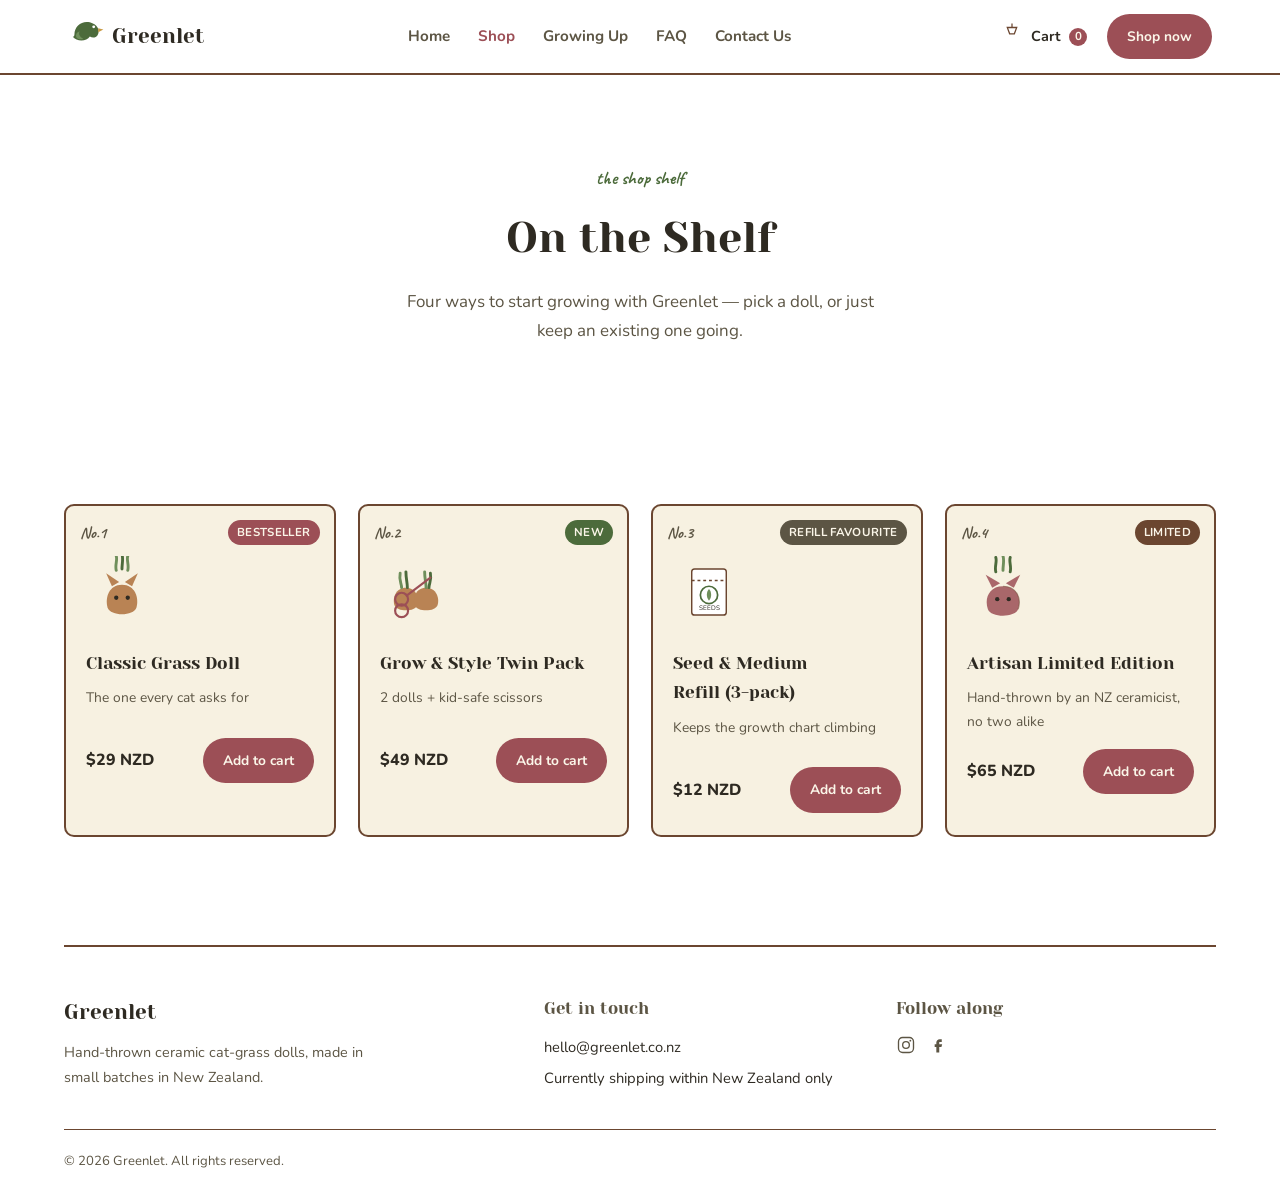
<file: shop.html>
<!doctype html>
<html lang="en-NZ">
<head>
<meta charset="UTF-8">
<meta name="viewport" content="width=device-width, initial-scale=1.0">
<!-- Google tag (gtag.js) -->
<script async src="https://www.googletagmanager.com/gtag/js?id=G-EE0XNBFDJE"></script>
<script>
  window.dataLayer = window.dataLayer || [];
  function gtag(){dataLayer.push(arguments);}
  gtag('js', new Date());

  gtag('config', 'G-EE0XNBFDJE');
</script>
<title>Shop | Greenlet</title>
<meta name="description" content="Shop Greenlet's hand-thrown ceramic cat-grass dolls: the classic doll, a parent-child styling twin pack, seed refills, and a limited artisan edition.">
<link rel="preconnect" href="https://fonts.googleapis.com">
<link rel="preconnect" href="https://fonts.gstatic.com" crossorigin>
<link href="https://fonts.googleapis.com/css2?family=Caveat:wght@600;700&family=Nunito:wght@400;600;700;800&family=Yeseva+One&display=swap" rel="stylesheet">
<link rel="stylesheet" href="css/style.css">
</head>
<body>

<a class="skip-link" href="#main">Skip to main content</a>

<header class="site-header">
  <div class="wrap header-row">
    <a class="logo" href="index.html#top">
      <span class="logo-mark" aria-hidden="true">
        <svg viewBox="0 0 28 28" width="36" height="36">
          <path d="M5 16 C5 9 11 5 17 6.5 C22.5 8 25.5 12.5 23 16.5 C21.8 18.5 19 19 17 17.5 C14.5 21.5 7 22 3.5 17.5 C4.3 18 5 17.2 5 16Z" fill="var(--sage-dark)"/>
          <path d="M23.5 11 L27.5 12 L23.5 14.2Z" fill="var(--gold)"/>
          <circle cx="20" cy="10" r="1.1" fill="var(--wall-cream)"/>
          <path d="M7 14.5 C5 17.5 7 20.5 12 19.5 C9 17.5 8 16 9 13.5Z" fill="var(--sage)"/>
        </svg>
      </span>
      <span class="logo-text">Greenlet</span>
    </a>

    <nav class="main-nav" id="mainNav" aria-label="Main">
      <a href="index.html#top">Home</a>
      <a href="shop.html" aria-current="page">Shop</a>
      <a href="growing-up.html">Growing Up</a>
      <a href="faq.html">FAQ</a>
      <a href="contact.html">Contact Us</a>
    </nav>

    <div class="header-actions">
      <button class="cart-btn" id="cartToggle" aria-haspopup="true" aria-controls="cartPanel" aria-expanded="false">
        <span class="lamp-icon" id="headerFlag" aria-hidden="true">
          <svg viewBox="0 0 28 28" width="22" height="22">
            <path d="M14 2 L14 7" stroke="var(--wood-line)" stroke-width="1.6"/>
            <path d="M8 7 H20 L17 15 H11 Z" fill="none" stroke="var(--wood-line)" stroke-width="1.6"/>
            <path class="lamp-off" d="M9 7.5 H19 L16.3 14.5 H11.7 Z" fill="none"/>
            <path class="lamp-glow" d="M9 7.5 H19 L16.3 14.5 H11.7 Z" fill="var(--gold)"/>
          </svg>
        </span>
        <span>Cart</span>
        <span class="cart-count" id="cartCount">0</span>
      </button>
      <a class="btn btn-primary btn-small" href="shop.html">Shop now</a>
      <button class="nav-toggle" id="navToggle" aria-expanded="false" aria-controls="mainNav" aria-label="Open menu">
        <svg width="20" height="20" viewBox="0 0 24 24" fill="none"><path d="M4 7h16M4 12h16M4 17h16" stroke="currentColor" stroke-width="2" stroke-linecap="round"/></svg>
      </button>
    </div>
  </div>
</header>

<main id="main">

  <section class="page-hero">
    <div class="wrap">
      <p class="eyebrow center">the shop shelf</p>
      <h1>On the Shelf</h1>
      <p class="lede">Four ways to start growing with Greenlet &mdash; pick a doll, or just keep an existing one going.</p>
    </div>
  </section>

  <section class="products">
    <div class="wrap">
      <h2 class="sr-only">Products</h2>

      <div class="product-grid">

        <article class="product-card" data-id="classic" data-name="Classic Grass Doll" data-price="29">
          <span class="p-num">No.1</span>
          <span class="badge badge-hot">Bestseller</span>
          <div class="p-art">
            <svg viewBox="0 0 100 100" width="72" height="72"><path d="M50 40C68 40 74 58 70 72C66 84 34 84 30 72C26 58 32 40 50 40Z" fill="var(--clay)"/><path d="M36 42 L28 24 L46 36Z" fill="var(--clay)"/><path d="M64 42 L72 24 L54 36Z" fill="var(--clay)"/><path d="M42 20 C40 12 44 6 42 0" stroke="var(--sage)" stroke-width="4" fill="none" stroke-linecap="round"/><path d="M50 18 C50 10 52 4 50 -2" stroke="var(--sage-dark)" stroke-width="4" fill="none" stroke-linecap="round"/><path d="M58 20 C60 12 56 6 58 0" stroke="var(--sage)" stroke-width="4" fill="none" stroke-linecap="round"/><circle cx="42" cy="58" r="3" fill="var(--ink)"/><circle cx="58" cy="58" r="3" fill="var(--ink)"/></svg>
          </div>
          <h3>Classic Grass Doll</h3>
          <p class="p-tag">The one every cat asks for</p>
          <div class="p-row">
            <span class="p-price">$29 NZD</span>
            <button class="btn btn-small btn-primary add-to-cart">Add to cart</button>
          </div>
        </article>

        <article class="product-card" data-id="kids" data-name="Grow &amp; Style Twin Pack" data-price="49">
          <span class="p-num">No.2</span>
          <span class="badge badge-new">New</span>
          <div class="p-art">
            <svg viewBox="0 0 100 100" width="72" height="72"><path d="M36 44C50 44 55 58 52 68C49 78 23 78 20 68C17 58 22 44 36 44Z" fill="var(--clay)"/><path d="M64 44C78 44 83 58 80 68C77 78 51 78 48 68C45 58 50 44 64 44Z" fill="var(--clay)"/><path d="M28 24 C26 34 30 38 30 44" stroke="var(--sage)" stroke-width="4" fill="none" stroke-linecap="round"/><path d="M36 22 C36 32 38 36 38 44" stroke="var(--sage-dark)" stroke-width="4" fill="none" stroke-linecap="round"/><path d="M62 22 C62 32 64 36 64 44" stroke="var(--sage)" stroke-width="4" fill="none" stroke-linecap="round"/><path d="M70 24 C72 34 68 38 68 44" stroke="var(--sage-dark)" stroke-width="4" fill="none" stroke-linecap="round"/><circle cx="30" cy="60" r="9" fill="none" stroke="var(--rose)" stroke-width="3"/><circle cx="30" cy="76" r="9" fill="none" stroke="var(--rose)" stroke-width="3"/><path d="M37 55 L70 30" stroke="var(--rose)" stroke-width="3" stroke-linecap="round"/></svg>
          </div>
          <h3>Grow &amp; Style Twin Pack</h3>
          <p class="p-tag">2 dolls + kid-safe scissors</p>
          <div class="p-row">
            <span class="p-price">$49 NZD</span>
            <button class="btn btn-small btn-primary add-to-cart">Add to cart</button>
          </div>
        </article>

        <article class="product-card" data-id="refill" data-name="Seed &amp; Medium Refill (3-pack)" data-price="12">
          <span class="p-num">No.3</span>
          <span class="badge badge-plain">Refill favourite</span>
          <div class="p-art">
            <svg viewBox="0 0 100 100" width="72" height="72"><rect x="26" y="18" width="48" height="64" rx="4" fill="var(--wall-cream)" stroke="var(--wood-line)" stroke-width="2"/><line x1="26" y1="34" x2="74" y2="34" stroke="var(--wood-line)" stroke-width="2" stroke-dasharray="4 4"/><circle cx="50" cy="54" r="12" fill="none" stroke="var(--sage-dark)" stroke-width="2.4"/><path d="M50 46 C46 50 46 58 50 62 C54 58 54 50 50 46Z" fill="var(--sage)"/><text x="50" y="75" text-anchor="middle" font-size="9" fill="var(--ink)" font-family="inherit">SEEDS</text></svg>
          </div>
          <h3>Seed &amp; Medium Refill (3-pack)</h3>
          <p class="p-tag">Keeps the growth chart climbing</p>
          <div class="p-row">
            <span class="p-price">$12 NZD</span>
            <button class="btn btn-small btn-primary add-to-cart">Add to cart</button>
          </div>
        </article>

        <article class="product-card" data-id="artisan" data-name="Artisan Limited Edition" data-price="65">
          <span class="p-num">No.4</span>
          <span class="badge badge-limited">Limited</span>
          <div class="p-art">
            <svg viewBox="0 0 100 100" width="72" height="72"><path d="M50 42C70 42 76 60 71 74C67 86 33 86 29 74C24 60 30 42 50 42Z" fill="var(--rose)" opacity="0.85"/><path d="M50 42C70 42 76 60 71 74" fill="none" stroke="var(--wood-line)" stroke-width="1.6" opacity="0.5"/><path d="M35 44 L26 26 L46 38Z" fill="var(--rose)" opacity="0.85"/><path d="M65 44 L74 26 L54 38Z" fill="var(--rose)" opacity="0.85"/><path d="M40 22 C38 14 42 8 40 2" stroke="var(--sage-dark)" stroke-width="4" fill="none" stroke-linecap="round"/><path d="M50 20 C50 12 52 6 50 0" stroke="var(--sage)" stroke-width="4" fill="none" stroke-linecap="round"/><path d="M60 22 C62 14 58 8 60 2" stroke="var(--sage-dark)" stroke-width="4" fill="none" stroke-linecap="round"/><circle cx="42" cy="60" r="3" fill="var(--ink)"/><circle cx="58" cy="60" r="3" fill="var(--ink)"/></svg>
          </div>
          <h3>Artisan Limited Edition</h3>
          <p class="p-tag">Hand-thrown by an NZ ceramicist, no two alike</p>
          <div class="p-row">
            <span class="p-price">$65 NZD</span>
            <button class="btn btn-small btn-primary add-to-cart">Add to cart</button>
          </div>
        </article>

      </div>
    </div>
  </section>

</main>

<footer class="site-footer">
  <div class="wrap footer-row">
    <div class="footer-brand">
      <span class="logo-text">Greenlet</span>
      <p>Hand-thrown ceramic cat-grass dolls, made in small batches in New Zealand.</p>
    </div>
    <div class="footer-col">
      <h3>Get in touch</h3>
      <p><a href="mailto:hello@greenlet.co.nz">hello@greenlet.co.nz</a></p>
      <p>Currently shipping within New Zealand only</p>
    </div>
    <div class="footer-col">
      <h3>Follow along</h3>
      <div class="social-row">
        <a href="#" aria-label="Instagram"><svg width="20" height="20" viewBox="0 0 24 24" fill="none"><rect x="3" y="3" width="18" height="18" rx="5" stroke="currentColor" stroke-width="1.6"/><circle cx="12" cy="12" r="4" stroke="currentColor" stroke-width="1.6"/><circle cx="17.2" cy="6.8" r="1.1" fill="currentColor"/></svg></a>
        <a href="#" aria-label="Facebook"><svg width="20" height="20" viewBox="0 0 24 24" fill="none"><path d="M14 8.5h2.5V5H14c-2.2 0-4 1.8-4 4v2H8v3.5h2V21h3.5v-6.5h2.6L17 11H13.5V9c0-.3.2-.5.5-.5Z" fill="currentColor"/></svg></a>
      </div>
    </div>
  </div>
  <div class="wrap">
    <p class="copyright">&copy; 2026 Greenlet. All rights reserved.</p>
  </div>
</footer>

<!-- CART PANEL -->
<div class="cart-overlay" id="cartOverlay"></div>
<aside class="cart-panel" id="cartPanel" aria-hidden="true">
  <div class="cart-head">
    <h3>Your cart</h3>
    <button class="cart-close" id="cartClose" aria-label="Close cart">
      <svg width="18" height="18" viewBox="0 0 24 24"><path d="M5 5l14 14M19 5L5 19" stroke="currentColor" stroke-width="2" stroke-linecap="round"/></svg>
    </button>
  </div>
  <div class="cart-items" id="cartItems">
    <p class="cart-empty" id="cartEmpty">The lamp's still unlit. Your cart is empty.</p>
  </div>
  <div class="cart-foot">
    <div class="cart-subtotal">
      <span>Subtotal</span>
      <span id="cartSubtotal">$0 NZD</span>
    </div>
    <button class="btn btn-primary btn-full" id="checkoutBtn">Proceed to checkout</button>
    <p class="checkout-note" id="checkoutNote" role="status" aria-live="polite"></p>
  </div>
</aside>

<div class="toast" id="toast" role="status" aria-live="polite"></div>

<script src="js/main.js"></script>
</body>
</html>
</file>
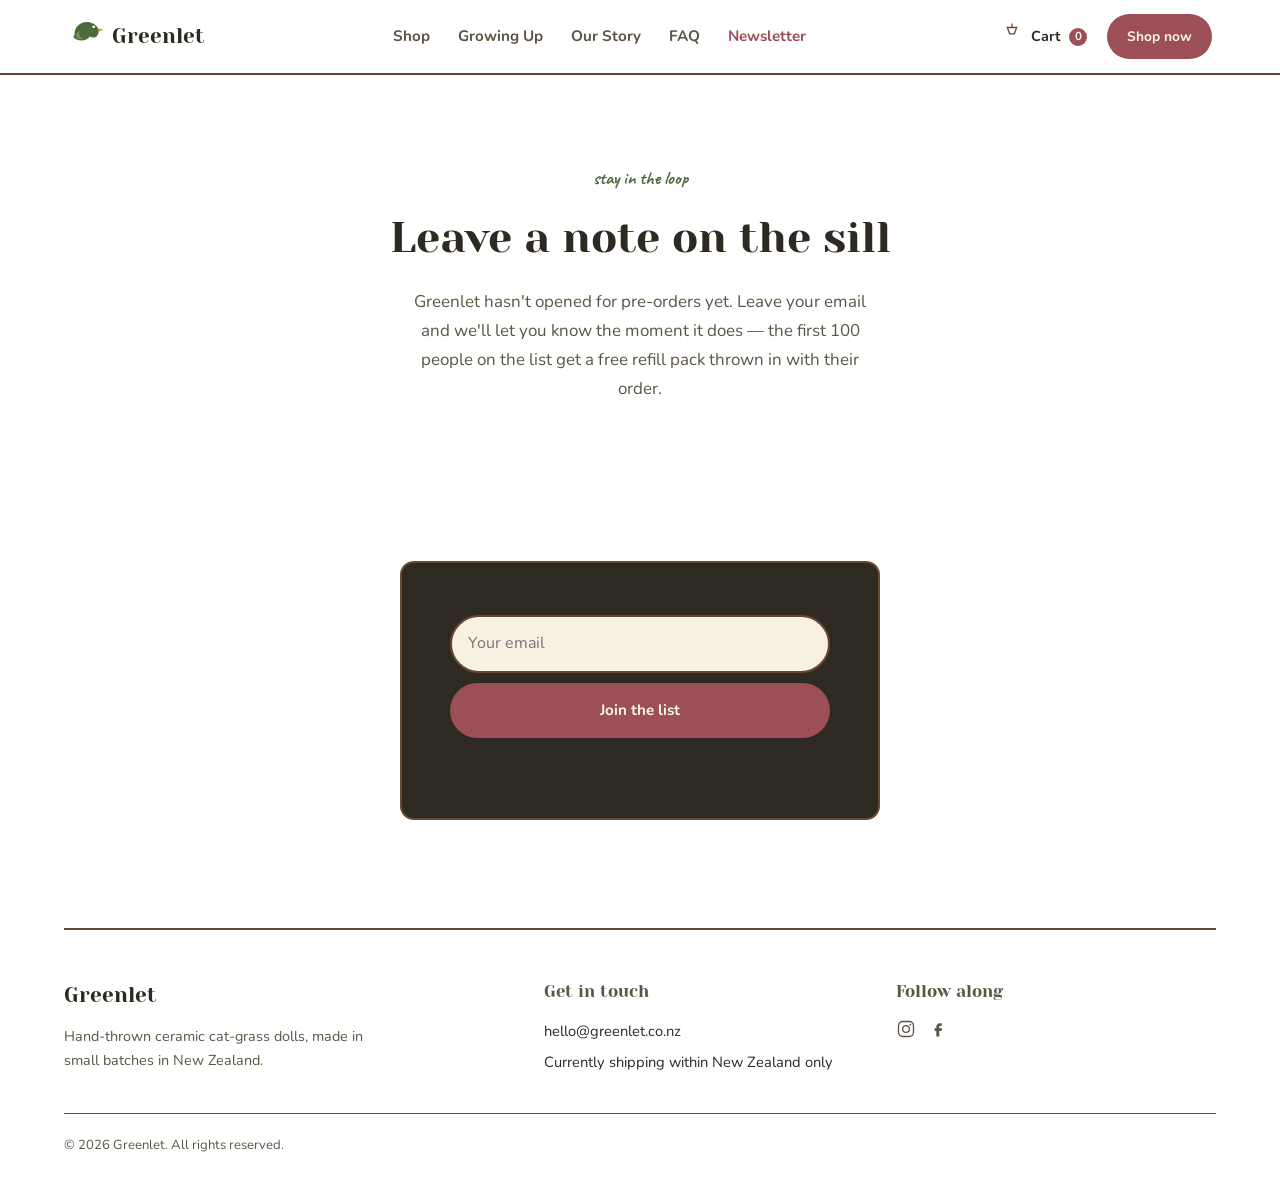
<file: subscribe.html>
<!doctype html>
<html lang="en-NZ">
<head>
<meta charset="UTF-8">
<meta name="viewport" content="width=device-width, initial-scale=1.0">
<title>Newsletter | Greenlet</title>
<meta name="description" content="Leave your email and Greenlet will let you know the moment pre-orders open, with a free refill pack for the first 100 subscribers.">
<link rel="preconnect" href="https://fonts.googleapis.com">
<link rel="preconnect" href="https://fonts.gstatic.com" crossorigin>
<link href="https://fonts.googleapis.com/css2?family=Caveat:wght@600;700&family=Nunito:wght@400;600;700;800&family=Yeseva+One&display=swap" rel="stylesheet">
<link rel="stylesheet" href="css/style.css">
</head>
<body>

<a class="skip-link" href="#main">Skip to main content</a>

<header class="site-header">
  <div class="wrap header-row">
    <a class="logo" href="index.html#top">
      <span class="logo-mark" aria-hidden="true">
        <svg viewBox="0 0 28 28" width="36" height="36">
          <path d="M5 16 C5 9 11 5 17 6.5 C22.5 8 25.5 12.5 23 16.5 C21.8 18.5 19 19 17 17.5 C14.5 21.5 7 22 3.5 17.5 C4.3 18 5 17.2 5 16Z" fill="var(--sage-dark)"/>
          <path d="M23.5 11 L27.5 12 L23.5 14.2Z" fill="var(--gold)"/>
          <circle cx="20" cy="10" r="1.1" fill="var(--wall-cream)"/>
          <path d="M7 14.5 C5 17.5 7 20.5 12 19.5 C9 17.5 8 16 9 13.5Z" fill="var(--sage)"/>
        </svg>
      </span>
      <span class="logo-text">Greenlet</span>
    </a>

    <nav class="main-nav" id="mainNav" aria-label="Main">
      <a href="index.html#shop">Shop</a>
      <a href="index.html#route">Growing Up</a>
      <a href="index.html#story">Our Story</a>
      <a href="faq.html">FAQ</a>
      <a href="subscribe.html" aria-current="page">Newsletter</a>
    </nav>

    <div class="header-actions">
      <button class="cart-btn" id="cartToggle" aria-haspopup="true" aria-controls="cartPanel" aria-expanded="false">
        <span class="lamp-icon" id="headerFlag" aria-hidden="true">
          <svg viewBox="0 0 28 28" width="22" height="22">
            <path d="M14 2 L14 7" stroke="var(--wood-line)" stroke-width="1.6"/>
            <path d="M8 7 H20 L17 15 H11 Z" fill="none" stroke="var(--wood-line)" stroke-width="1.6"/>
            <path class="lamp-off" d="M9 7.5 H19 L16.3 14.5 H11.7 Z" fill="none"/>
            <path class="lamp-glow" d="M9 7.5 H19 L16.3 14.5 H11.7 Z" fill="var(--gold)"/>
          </svg>
        </span>
        <span>Cart</span>
        <span class="cart-count" id="cartCount">0</span>
      </button>
      <a class="btn btn-primary btn-small" href="index.html#shop">Shop now</a>
      <button class="nav-toggle" id="navToggle" aria-expanded="false" aria-controls="mainNav" aria-label="Open menu">
        <svg width="20" height="20" viewBox="0 0 24 24" fill="none"><path d="M4 7h16M4 12h16M4 17h16" stroke="currentColor" stroke-width="2" stroke-linecap="round"/></svg>
      </button>
    </div>
  </div>
</header>

<main id="main">

  <section class="page-hero">
    <div class="wrap">
      <p class="eyebrow center">stay in the loop</p>
      <h1>Leave a note on the sill</h1>
      <p class="lede">Greenlet hasn't opened for pre-orders yet. Leave your email and we'll let you know the moment it does &mdash; the first 100 people on the list get a free refill pack thrown in with their order.</p>
    </div>
  </section>

  <section class="newsletter">
    <div class="wrap newsletter-row newsletter-row-standalone">
      <h2 class="sr-only">Sign up for updates</h2>
      <form class="newsletter-form" id="newsletterForm">
        <label class="sr-only" for="newsletterEmail">Email</label>
        <input type="email" id="newsletterEmail" name="email" placeholder="Your email" required>
        <button type="submit" class="btn btn-primary">Join the list</button>
      </form>
      <p class="form-note" id="newsletterNote" role="status" aria-live="polite"></p>
    </div>
  </section>

</main>

<footer class="site-footer">
  <div class="wrap footer-row">
    <div class="footer-brand">
      <span class="logo-text">Greenlet</span>
      <p>Hand-thrown ceramic cat-grass dolls, made in small batches in New Zealand.</p>
    </div>
    <div class="footer-col">
      <h3>Get in touch</h3>
      <p><a href="mailto:hello@greenlet.co.nz">hello@greenlet.co.nz</a></p>
      <p>Currently shipping within New Zealand only</p>
    </div>
    <div class="footer-col">
      <h3>Follow along</h3>
      <div class="social-row">
        <a href="#" aria-label="Instagram"><svg width="20" height="20" viewBox="0 0 24 24" fill="none"><rect x="3" y="3" width="18" height="18" rx="5" stroke="currentColor" stroke-width="1.6"/><circle cx="12" cy="12" r="4" stroke="currentColor" stroke-width="1.6"/><circle cx="17.2" cy="6.8" r="1.1" fill="currentColor"/></svg></a>
        <a href="#" aria-label="Facebook"><svg width="20" height="20" viewBox="0 0 24 24" fill="none"><path d="M14 8.5h2.5V5H14c-2.2 0-4 1.8-4 4v2H8v3.5h2V21h3.5v-6.5h2.6L17 11H13.5V9c0-.3.2-.5.5-.5Z" fill="currentColor"/></svg></a>
      </div>
    </div>
  </div>
  <div class="wrap">
    <p class="copyright">&copy; 2026 Greenlet. All rights reserved.</p>
  </div>
</footer>

<!-- CART PANEL -->
<div class="cart-overlay" id="cartOverlay"></div>
<aside class="cart-panel" id="cartPanel" aria-hidden="true">
  <div class="cart-head">
    <h3>Your cart</h3>
    <button class="cart-close" id="cartClose" aria-label="Close cart">
      <svg width="18" height="18" viewBox="0 0 24 24"><path d="M5 5l14 14M19 5L5 19" stroke="currentColor" stroke-width="2" stroke-linecap="round"/></svg>
    </button>
  </div>
  <div class="cart-items" id="cartItems">
    <p class="cart-empty" id="cartEmpty">The lamp's still unlit. Your cart is empty.</p>
  </div>
  <div class="cart-foot">
    <div class="cart-subtotal">
      <span>Subtotal</span>
      <span id="cartSubtotal">$0 NZD</span>
    </div>
    <button class="btn btn-primary btn-full" id="checkoutBtn">Proceed to checkout</button>
    <p class="checkout-note" id="checkoutNote" role="status" aria-live="polite"></p>
  </div>
</aside>

<div class="toast" id="toast" role="status" aria-live="polite"></div>

<script src="js/main.js"></script>
</body>
</html>
</file>
<file: css/style.css>
/* ===== Tokens ===== */
:root {
  --wall-cream: #FFFFFF;
  --wall-sage: #7C8A63;
  --wood: #6B4630;
  --wood-line: #6B4630;
  --wood-deep: #4A2F1F;
  --ink: #2E2A22;
  --ink-fixed: #2E2A22;
  --ink-soft: #5C5544;
  --rose: #9C4F56;
  --rose-hover: #7E3B41;
  --blush: #D99BA0;
  --sage: #6F8F5B;
  --sage-dark: #4C6B3B;
  --accent-ink: #4C6B3B;
  --on-accent: #FBF6E9;
  --badge-neutral: #5C5544;
  --slate: #7E97A3;
  --gold: #C99A45;
  --paper: #F7F1E1;
  --shadow: rgba(46, 42, 34, 0.22);
  --clay: #B98354;
  --focus: #1F6FB2;

  --font-display: "Yeseva One", "Georgia", serif;
  --font-body: "Nunito", "Segoe UI", system-ui, sans-serif;
  --font-hand: "Caveat", "Segoe UI", cursive;

  --content: 1160px;
  --gutter: clamp(20px, 5vw, 64px);

  --cat-black: #2E2A22;
}

/* Greenlet is a single fixed-theme brand page: white ground, always.
   No dark-mode token overrides on purpose — see DESIGN.md. */

/* ===== Reset-ish ===== */
* { box-sizing: border-box; }
html { -webkit-text-size-adjust: 100%; }
body {
  margin: 0;
  background: var(--wall-cream);
  color: var(--ink);
  font-family: var(--font-body);
  font-size: 16px;
  line-height: 1.7;
  padding-inline: var(--gutter);
}
img, svg { max-width: 100%; }
a { color: inherit; }
h1, h2, h3 { font-family: var(--font-display); font-weight: 400; text-wrap: balance; margin: 0; color: var(--ink); }
h2 { font-size: clamp(1.7rem, 3.4vw, 2.3rem); }
h3 { font-size: 1.25rem; }
p { margin: 0; }
ul, ol { margin: 0; padding: 0; list-style: none; }
button { font: inherit; cursor: pointer; }
:focus-visible { outline: 2px solid var(--focus); outline-offset: 2px; }

.sr-only {
  position: absolute; width: 1px; height: 1px; overflow: hidden;
  clip: rect(0 0 0 0); white-space: nowrap;
}
.skip-link {
  position: absolute; left: -9999px; top: 0; background: var(--ink-fixed);
  color: var(--on-accent); padding: 10px 16px; border-radius: 0 0 6px 0; z-index: 200;
}
.skip-link:focus { left: 0; }

.wrap { max-width: var(--content); margin-inline: auto; }
.eyebrow {
  font-family: var(--font-hand);
  font-size: 1.15rem;
  color: var(--accent-ink);
  margin-bottom: 6px;
  font-weight: 700;
}
.center { text-align: center; }
section h2.center { margin-bottom: 44px; }

/* ===== Buttons ===== */
.btn {
  display: inline-flex; align-items: center; justify-content: center;
  padding: 13px 26px; border-radius: 999px; text-decoration: none;
  font-weight: 700; font-size: 0.95rem; border: 2px solid transparent;
  font-family: var(--font-body);
  transition: transform 0.15s ease, background 0.15s ease, border-color 0.15s ease;
}
.btn:hover { transform: translateY(-1px); }
.btn-primary { background: var(--rose); color: var(--on-accent); }
.btn-primary:hover { background: var(--rose-hover); }
.btn-ghost { background: transparent; color: var(--ink); border-color: var(--wood-line); }
.btn-ghost:hover { background: var(--wood-line); color: var(--wall-cream); }
.btn-small { padding: 9px 18px; font-size: 0.86rem; }
.btn-full { width: 100%; }

/* ===== Header ===== */
.site-header {
  position: sticky; top: 0; z-index: 50;
  background: color-mix(in srgb, var(--wall-cream) 90%, transparent);
  backdrop-filter: blur(8px);
  border-bottom: 2px solid var(--wood-line);
  padding-inline: var(--gutter);
  margin-inline: calc(var(--gutter) * -1);
}
.header-row {
  display: flex; align-items: center; justify-content: space-between;
  gap: 24px; padding: 14px 4px;
}
.logo { display: inline-flex; align-items: center; gap: 8px; text-decoration: none; }
.logo-text { font-family: var(--font-display); font-weight: 400; font-size: 1.3rem; color: var(--ink); }
.main-nav { display: flex; gap: 28px; }
.main-nav a { text-decoration: none; font-weight: 700; color: var(--ink-soft); font-size: 0.95rem; }
.main-nav a:hover { color: var(--rose); }
.header-actions { display: flex; align-items: center; gap: 14px; }
.cart-btn {
  display: inline-flex; align-items: center; gap: 8px; background: none; border: none;
  color: var(--ink); font-weight: 700; font-size: 0.9rem; padding: 6px;
}
.cart-count {
  background: var(--rose); color: var(--on-accent); font-family: var(--font-body);
  font-size: 0.72rem; font-weight: 700; min-width: 18px; height: 18px; border-radius: 999px;
  display: inline-flex; align-items: center; justify-content: center; padding-inline: 4px;
}
.lamp-glow { transition: opacity 0.4s ease; opacity: 0; }
.lamp-off { transition: opacity 0.4s ease; opacity: 1; }
.is-lit .lamp-glow { opacity: 1; }
.is-lit .lamp-off { opacity: 0; }

/* ===== Hero ===== */
.hero { padding-block: clamp(40px, 7vw, 84px) clamp(56px, 9vw, 104px); }
.hero-row { display: grid; grid-template-columns: 1.05fr 0.95fr; gap: clamp(32px, 6vw, 72px); align-items: center; }
.hero-copy h1 {
  font-size: clamp(2.3rem, 5vw, 3.4rem);
  line-height: 1.15; margin-bottom: 20px;
}
.lede { font-size: 1.06rem; color: var(--ink-soft); max-width: 48ch; margin-bottom: 30px; }
.hero-cta { display: flex; flex-wrap: wrap; gap: 14px; margin-bottom: 34px; }
.trust-strip { display: flex; flex-wrap: wrap; gap: 20px; }
.trust-strip li {
  display: flex; align-items: center; gap: 7px; font-size: 0.9rem; color: var(--ink-soft); font-weight: 700;
}
.trust-strip svg { color: var(--accent-ink); flex-shrink: 0; }

.hero-art { display: flex; flex-direction: column; align-items: center; gap: 10px; }
.window-svg { width: min(400px, 100%); height: auto; }
.hero-caption {
  font-family: var(--font-hand); font-size: 1.15rem; color: var(--ink-soft);
  text-align: center;
}
.grass-scene { opacity: 0; transition: opacity 0.9s ease; }
.grass-scene.is-active { opacity: 1; }
@media (prefers-reduced-motion: reduce) {
  .lamp-glow, .lamp-off { transition: none; }
  .grass-scene { transition: none; }
}

/* ===== Standalone page intro (FAQ, Newsletter) ===== */
.page-hero { padding-block: clamp(48px, 8vw, 88px) clamp(24px, 4vw, 40px); text-align: center; }
.page-hero h1 { font-size: clamp(2rem, 4.2vw, 2.7rem); margin-bottom: 14px; }
.page-hero .lede { margin-inline: auto; }
.main-nav a[aria-current="page"] { color: var(--rose); }

/* ===== Contact info (Contact Us) ===== */
.contact-info { padding-block: 0 clamp(32px, 5vw, 56px); text-align: center; }
.contact-details p { font-size: 1.1rem; margin-bottom: 8px; color: var(--ink-soft); }
.contact-details a { color: var(--rose); font-weight: 700; text-decoration: none; }
.contact-details a:hover { text-decoration: underline; }
.contact-details .social-row { justify-content: center; margin-top: 16px; color: var(--ink-soft); }
.contact-details .social-row a { color: var(--ink-soft); }
.contact-details .social-row a:hover { color: var(--rose); }

/* ===== Journal (Growing Up index + articles) ===== */
.journal { padding-block: clamp(24px, 5vw, 56px) clamp(48px, 7vw, 88px); }
.journal-list { display: flex; flex-direction: column; gap: 22px; max-width: 820px; margin-inline: auto; }
.journal-card {
  --ink: var(--ink-fixed);
  --ink-soft: #5C5544;
  color: var(--ink-fixed);
  display: flex; gap: 24px; align-items: flex-start;
  background: var(--paper); border: 2px solid var(--wood-line); border-radius: 10px; padding: 22px;
}
.journal-thumb-wrap { flex: 0 0 160px; }
.journal-thumb { width: 100%; height: auto; display: block; border-radius: 6px; }
.journal-tag {
  font-family: var(--font-hand); font-size: 1.05rem; color: var(--sage-dark); display: block; margin-bottom: 4px;
}
.journal-card h2 { font-size: 1.35rem; margin-bottom: 8px; }
.journal-card h2 a { color: var(--ink-fixed); text-decoration: none; }
.journal-card h2 a:hover { color: var(--rose); }
.journal-excerpt { color: #5C5544; font-size: 0.96rem; margin-bottom: 12px; }
.journal-read { color: var(--rose); font-weight: 700; text-decoration: none; font-size: 0.92rem; }
.journal-read:hover { text-decoration: underline; }
.journal-back { display: inline-block; margin-bottom: 24px; color: var(--rose); font-weight: 700; text-decoration: none; font-size: 0.92rem; }
.journal-back:hover { text-decoration: underline; }
@media (max-width: 640px) {
  .journal-card { flex-direction: column; }
  .journal-thumb-wrap { width: 140px; }
}

/* ===== Corners of the room (audience) ===== */
.audience { padding-block: clamp(48px, 7vw, 88px); }
.audience-grid {
  display: grid; grid-template-columns: repeat(3, 1fr); gap: 24px;
}
.audience-card {
  color: var(--ink-fixed);
  --ink: var(--ink-fixed);
  --ink-soft: #5C5544;
  background: var(--paper); border: 2px solid var(--wood-line); border-radius: 10px;
  padding: 26px 26px 28px; display: flex; flex-direction: column; gap: 12px;
}
.a-head { display: flex; align-items: center; gap: 12px; }
.a-icon {
  width: 32px; height: 32px; flex-shrink: 0;
  display: flex; align-items: center; justify-content: center;
}
.audience-card h3 { font-size: 1.2rem; color: var(--ink-fixed); }
.audience-card p { color: #5C5544; font-size: 0.95rem; }

/* ===== Growing Up the Wall (timeline) ===== */
.route-section { padding-block: clamp(48px, 7vw, 88px); }
.route { position: relative; max-width: 720px; margin-inline: auto; }
.route::before {
  content: ""; position: absolute; left: 44px; top: 6px; bottom: 6px; width: 3px;
  background: var(--wood-line);
}
.r-item { display: grid; grid-template-columns: 90px 1fr; gap: 24px; padding-bottom: 40px; position: relative; }
.r-item:last-child { padding-bottom: 0; }
.r-num {
  font-family: var(--font-hand); font-size: 1.3rem; font-weight: 700; color: var(--on-accent);
  background: var(--sage-dark); text-align: center; padding-block: 6px; border-radius: 8px;
  position: relative; height: fit-content;
}
.r-body h3 { font-size: 1.12rem; margin-bottom: 6px; }
.r-body p { color: var(--ink-soft); font-size: 0.95rem; }

/* ===== On the Shelf (products) ===== */
.products { padding-block: clamp(48px, 7vw, 88px); }
.product-grid { display: grid; grid-template-columns: repeat(4, 1fr); gap: 22px; }
.product-card {
  --ink: var(--ink-fixed);
  --ink-soft: #5C5544;
  color: var(--ink-fixed);
  position: relative; background: var(--paper); border: 2px solid var(--wood-line);
  border-radius: 10px; padding: 30px 20px 22px; display: flex; flex-direction: column; align-items: flex-start; gap: 6px;
}
.p-num {
  position: absolute; top: 14px; left: 14px; font-family: var(--font-hand);
  font-size: 1rem; font-weight: 700; color: #5C5544;
}
.badge {
  position: absolute; top: 14px; right: 14px; font-family: var(--font-body);
  font-size: 0.72rem; font-weight: 700; letter-spacing: 0.03em; padding: 3px 9px;
  border-radius: 999px; text-transform: uppercase;
}
.badge-hot { background: var(--rose); color: var(--on-accent); }
.badge-new { background: var(--sage-dark); color: var(--on-accent); }
.badge-plain { background: var(--badge-neutral); color: var(--on-accent); }
.badge-limited { background: var(--wood); color: var(--on-accent); }
.p-art { margin-top: 20px; margin-bottom: 6px; }
.product-card h3 { font-size: 1.08rem; margin-bottom: 2px; color: var(--ink-fixed); }
.p-tag { color: #5C5544; font-size: 0.86rem; min-height: 2.6em; }
.p-row { display: flex; align-items: center; justify-content: space-between; width: 100%; margin-top: 10px; gap: 10px; }
.p-price { font-family: var(--font-body); font-weight: 800; font-variant-numeric: tabular-nums; color: var(--ink-fixed); }

/* ===== Story ===== */
.story {
  padding: clamp(48px, 7vw, 88px) var(--gutter); background: var(--sage-dark); border-block: 2px solid var(--wood-line);
  margin-inline: calc(var(--gutter) * -1);
}
.story-row {
  padding: 12px; max-width: 760px;
  display: flex; flex-direction: column; align-items: flex-start; gap: 4px;
}
.story-mascots { width: 128px; max-width: 40%; margin-bottom: 6px; }
.mascot-svg { width: 100%; height: auto; display: block; }
.story h2 { color: var(--on-accent); font-size: clamp(1.5rem, 3vw, 2.1rem); margin-bottom: 18px; }
.story .eyebrow { color: var(--on-accent); }
.story-copy p:not(.eyebrow) { color: color-mix(in srgb, var(--on-accent) 90%, transparent); font-size: 1.02rem; margin-bottom: 24px; max-width: 62ch; }
.fact-row { display: flex; flex-wrap: wrap; gap: 10px; }
.fact-row li {
  font-family: var(--font-body); font-size: 0.78rem; color: var(--on-accent); font-weight: 700;
  border: 2px solid var(--on-accent); border-radius: 999px; padding: 6px 14px;
}

/* ===== FAQ (the notebook) ===== */
.faq { padding-block: clamp(48px, 7vw, 88px); }
.accordion { max-width: 720px; margin-inline: auto; display: flex; flex-direction: column; gap: 10px; }
.acc-item {
  color: var(--ink-fixed);
  --ink: var(--ink-fixed);
  --ink-soft: #5C5544;
  --accent-ink: var(--sage-dark);
  background: var(--paper); border: 2px solid var(--wood-line); border-radius: 8px; padding: 4px 22px;
}
.acc-item summary {
  cursor: pointer; padding-block: 16px; font-weight: 700; list-style: none;
  display: flex; justify-content: space-between; align-items: center; gap: 12px;
  color: var(--ink-fixed);
}
.acc-item summary::-webkit-details-marker { display: none; }
.acc-item summary::after { content: "+"; font-size: 1.3rem; color: var(--sage-dark); font-weight: 400; }
.acc-item[open] summary::after { content: "\2212"; }
.acc-item p { color: #5C5544; padding-bottom: 18px; font-size: 0.95rem; }

/* ===== Newsletter ===== */
.newsletter { padding-block: clamp(48px, 7vw, 88px); }
.newsletter-row {
  background: var(--ink-fixed); color: var(--paper); border-radius: 14px;
  padding: 40px 32px; display: grid; grid-template-columns: 1.2fr 1fr; gap: 28px; align-items: center;
  position: relative; border: 2px solid var(--wood-line);
}
@media (min-width: 640px) {
  .newsletter-row { padding: 52px 48px; }
}
.newsletter-row-standalone {
  grid-template-columns: 1fr; max-width: 480px; margin-inline: auto;
}
.newsletter-row-standalone .newsletter-form { flex-direction: column; }
.newsletter-row h2 { color: var(--paper); font-size: clamp(1.4rem, 3vw, 1.9rem); margin-bottom: 10px; }
.newsletter-row p { color: color-mix(in srgb, var(--paper) 85%, transparent); max-width: 46ch; }
.newsletter-form { display: flex; gap: 10px; }
.newsletter-form input {
  flex: 1; min-width: 0; padding: 13px 16px; border-radius: 999px; border: 2px solid var(--wood-line);
  font: inherit; background: var(--paper); color: var(--ink-fixed);
}
.newsletter-form .btn-primary { white-space: nowrap; }
.form-note { grid-column: 1 / -1; font-size: 0.9rem; color: var(--gold); font-weight: 700; }

/* ===== Footer ===== */
.site-footer { padding-block: 48px 28px; border-top: 2px solid var(--wood-line); margin-top: 20px; }
.footer-row { display: grid; grid-template-columns: 1.4fr 1fr 1fr; gap: 32px; padding-bottom: 32px; }
.footer-brand p { color: var(--ink-soft); font-size: 0.9rem; margin-top: 10px; max-width: 34ch; }
.footer-col h3 { font-family: var(--font-display); font-size: 1.05rem; font-weight: 400; color: var(--ink-soft); margin-bottom: 12px; }
.footer-col p { font-size: 0.92rem; margin-bottom: 6px; }
.footer-col a { text-decoration: none; }
.footer-col a:hover { color: var(--rose); }
.social-row { display: flex; gap: 12px; }
.social-row a { color: var(--ink-soft); }
.social-row a:hover { color: var(--rose); }
.copyright { font-size: 0.82rem; color: var(--ink-soft); padding-top: 20px; border-top: 1px solid var(--wood-line); }

/* ===== Cart panel ===== */
.cart-overlay {
  position: fixed; inset: 0; background: rgba(30, 25, 18, 0.45); opacity: 0; pointer-events: none;
  transition: opacity 0.2s ease; z-index: 90;
}
.cart-overlay.is-open { opacity: 1; pointer-events: auto; }
.cart-panel {
  --ink: var(--ink-fixed);
  --ink-soft: #5C5544;
  color: var(--ink-fixed);
  position: fixed; top: 0; right: 0; height: 100%; width: min(380px, 100%);
  background: var(--paper); border-left: 2px solid var(--wood-line); z-index: 100;
  display: flex; flex-direction: column; transform: translateX(100%);
  transition: transform 0.25s ease; padding: 24px;
}
.cart-panel.is-open { transform: translateX(0); }
.cart-head { display: flex; justify-content: space-between; align-items: center; margin-bottom: 20px; }
.cart-head h3 { font-size: 1.25rem; color: var(--ink-fixed); }
.cart-close { background: none; border: none; color: var(--ink-fixed); padding: 6px; }
.cart-items { flex: 1; overflow-y: auto; display: flex; flex-direction: column; gap: 14px; }
.cart-empty { color: var(--ink-soft); font-size: 0.92rem; }
.cart-line { display: flex; justify-content: space-between; align-items: center; gap: 10px; border-bottom: 1px solid var(--wood-line); padding-bottom: 12px; }
.cart-line-name { font-weight: 700; font-size: 0.92rem; color: var(--ink-fixed); }
.cart-line-qty { display: flex; align-items: center; gap: 8px; margin-top: 4px; color: var(--ink-fixed); }
.qty-btn {
  width: 22px; height: 22px; border-radius: 50%; border: 1.5px solid var(--wood-line); background: none;
  display: inline-flex; align-items: center; justify-content: center; font-size: 0.9rem; color: var(--ink-fixed);
}
.cart-line-price { font-family: var(--font-body); font-weight: 700; font-size: 0.9rem; white-space: nowrap; color: var(--ink-fixed); }
.cart-foot { border-top: 2px solid var(--wood-line); padding-top: 18px; margin-top: 12px; }
.cart-subtotal { display: flex; justify-content: space-between; font-weight: 800; margin-bottom: 14px; color: var(--ink-fixed); }
.checkout-note { font-size: 0.82rem; color: var(--ink-soft); margin-top: 10px; text-align: center; }

/* ===== Toast ===== */
.toast {
  position: fixed; bottom: 24px; left: 50%; transform: translateX(-50%) translateY(20px);
  background: var(--ink-fixed); color: var(--paper); padding: 12px 22px; border-radius: 999px;
  font-size: 0.9rem; font-weight: 700; opacity: 0; pointer-events: none; transition: all 0.25s ease;
  z-index: 120;
}
.toast.is-visible { opacity: 1; transform: translateX(-50%) translateY(0); }

/* ===== Nav toggle (mobile) ===== */
.nav-toggle {
  display: none; background: none; border: 1.5px solid var(--wood-line); border-radius: 8px;
  padding: 7px 8px; color: var(--ink);
}

/* ===== Responsive ===== */
@media (max-width: 980px) {
  .hero-row { grid-template-columns: 1fr; }
  .hero-art { order: -1; }
  .audience-grid { grid-template-columns: 1fr; }
  .product-grid { grid-template-columns: repeat(2, 1fr); }
  .footer-row { grid-template-columns: 1fr 1fr; }
  .footer-brand { grid-column: 1 / -1; }
  .nav-toggle { display: inline-flex; }
  .main-nav {
    display: none; position: absolute; top: 100%; left: 0; right: 0;
    flex-direction: column; gap: 0; background: var(--wall-cream);
    border-bottom: 2px solid var(--wood-line); padding: 6px var(--gutter) 14px;
  }
  .main-nav.is-open { display: flex; }
  .main-nav a { padding-block: 12px; border-bottom: 1px solid var(--wood-line); }
}
@media (max-width: 640px) {
  body { font-size: 15px; }
  .product-grid { grid-template-columns: 1fr; }
  .newsletter-row { grid-template-columns: 1fr; }
  .newsletter-form { flex-direction: column; }
  .route::before { left: 34px; }
  .r-item { grid-template-columns: 68px 1fr; gap: 16px; }
  .footer-row { grid-template-columns: 1fr; }
  .header-actions .btn-small { display: none; }
}
</file>
